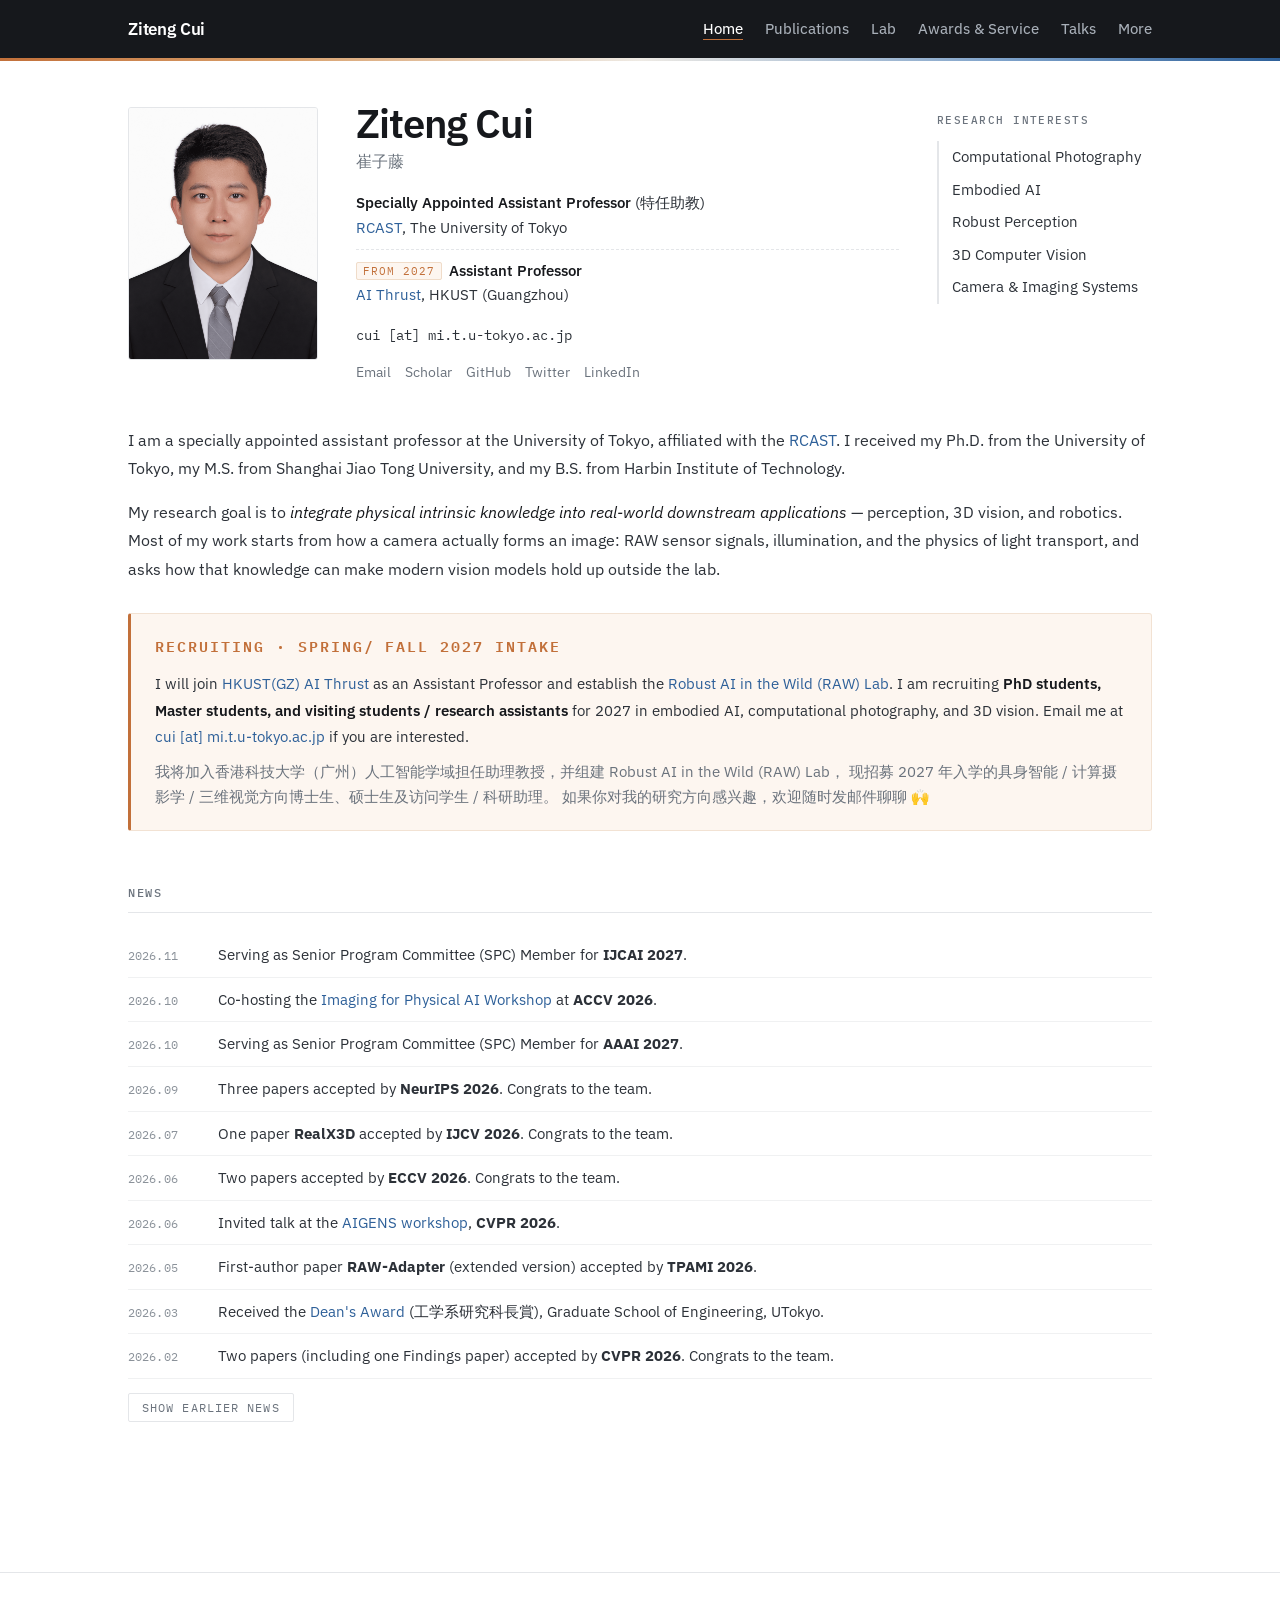
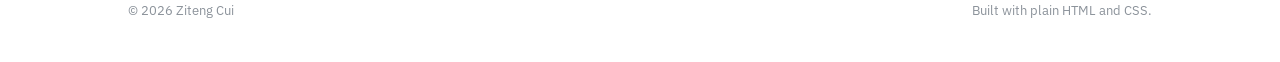
<file: index.html>
<!DOCTYPE html>
<html lang="en">
<head>
<meta charset="utf-8">
<meta name="viewport" content="width=device-width, initial-scale=1">
<title>Ziteng Cui</title>
<meta name="description" content="Ziteng Cui — Computational Photography, Physical AI, and 3D Computer Vision. Incoming Assistant Professor at HKUST(GZ).">
<meta name="author" content="Ziteng Cui">
<link rel="icon" href="data:image/svg+xml,<svg xmlns=%22http://www.w3.org/2000/svg%22 viewBox=%220 0 100 100%22><text y=%22.9em%22 font-size=%2290%22>📷</text></svg>">
<link rel="preconnect" href="https://fonts.googleapis.com">
<link rel="preconnect" href="https://fonts.gstatic.com" crossorigin>
<link href="https://fonts.googleapis.com/css2?family=IBM+Plex+Mono:wght@400;500&family=IBM+Plex+Sans:wght@400;450;500;600&display=swap" rel="stylesheet">
<link rel="stylesheet" href="style.css">
</head>
<body>

<nav class="nav">
  <div class="nav-inner">
    <a class="nav-name" href="index.html">Ziteng Cui</a>
    <ul class="nav-links">
      <li><a href="index.html" aria-current="page">Home</a></li>
      <li><a href="publications.html">Publications</a></li>
      <li><a href="lab.html">Lab</a></li>
      <li><a href="awards.html">Awards &amp; Service</a></li>
      <li><a href="talks.html">Talks</a></li>
      <li><a href="more.html">More</a></li>
    </ul>
  </div>
</nav>
<div class="wb-strip"></div>

<main>
<div class="wrap">

  <!-- ============ Identity ============ -->
  <section class="hero">
    <div>
      <img class="hero-photo" src="images/Photo_new.png" alt="Ziteng Cui">
    </div>

    <div>
      <h1 class="hero-name">Ziteng Cui</h1>
      <p class="hero-name-cn">崔子藤</p>

      <ul class="affil">
        <li><span class="role">Specially Appointed Assistant Professor</span> (特任助教)</li>
        <li><a href="https://www.rcast.u-tokyo.ac.jp/en/">RCAST</a>, The University of Tokyo</li>
        <li class="incoming">
          <span class="tag">From 2027</span><span class="role">Assistant Professor</span><br>
          <a href="https://www.hkust-gz.edu.cn/academics/hubs-and-thrust-areas/information-hub/artificial-intelligence/">AI Thrust</a>, HKUST (Guangzhou)
        </li>
      </ul>

      <p class="mail">cui [at] mi.t.u-tokyo.ac.jp</p>

      <div class="social">
        <a href="mailto:cui@mi.t.u-tokyo.ac.jp">Email</a>
        <a href="https://scholar.google.co.id/citations?user=niXIRXgAAAAJ&amp;hl=id">Scholar</a>
        <a href="https://github.com/cuiziteng/">GitHub</a>
        <a href="https://twitter.com/Empire_Xiao_Yan">Twitter</a>
        <a href="https://www.linkedin.com/in/ziteng-cui-08782310a/">LinkedIn</a>
      </div>
    </div>

    <div class="hero-interests">
      <p class="interests-title">Research Interests</p>
      <ul class="interests">
        <li>Computational Photography</li>
        <li>Embodied AI</li>
        <li>Robust Perception</li>
        <li>3D Computer Vision</li>
        <li>Camera &amp; Imaging Systems</li>
      </ul>
    </div>
  </section>

  <!-- ============ Bio ============ -->
  <section class="bio prose">
    <p>
      I am a specially appointed assistant professor at the University of Tokyo, affiliated with the
      <a href="https://www.rcast.u-tokyo.ac.jp/en/">RCAST</a>. I received my Ph.D. from the University of Tokyo,
      my M.S. from Shanghai Jiao Tong University, and my B.S. from Harbin Institute of Technology.
    </p>
    <p>
      My research goal is to <em>integrate physical intrinsic knowledge into real-world downstream
      applications</em> — perception, 3D vision, and robotics. Most of my work starts from how a camera
      actually forms an image: RAW sensor signals, illumination, and the physics of light transport,
      and asks how that knowledge can make modern vision models hold up outside the lab.
    </p>

    <div class="callout">
      <p class="callout-label">Recruiting · Spring/ Fall 2027 Intake</p>
      <p>
        I will join <a href="https://www.hkust-gz.edu.cn/academics/hubs-and-thrust-areas/information-hub/artificial-intelligence/">HKUST(GZ) AI Thrust</a>
        as an Assistant Professor and establish the <a href="lab.html">Robust AI in the Wild (RAW) Lab</a>.
        I am recruiting <strong>PhD students, Master students, and visiting students / research assistants</strong>
        for 2027 in embodied AI, computational photography, and 3D vision.
        Email me at <a href="mailto:cui@mi.t.u-tokyo.ac.jp">cui [at] mi.t.u-tokyo.ac.jp</a> if you are interested.
      </p>
      <p class="cn">
        我将加入香港科技大学（广州）人工智能学域担任助理教授，并组建 Robust AI in the Wild (RAW) Lab，
        现招募 2027 年入学的具身智能 / 计算摄影学 / 三维视觉方向博士生、硕士生及访问学生 / 科研助理。
        如果你对我的研究方向感兴趣，欢迎随时发邮件聊聊 🙌
      </p>
    </div>
  </section>

  <!-- ============ News ============ -->
  <section>
    <h2 class="sec-head">News</h2>

    <ul class="news" id="newsList">
      <li><time>2026.11</time><span>Serving as Senior Program Committee (SPC) Member for <strong>IJCAI 2027</strong>.</span></li>
      <li><time>2026.10</time><span>Co-hosting the <a href="https://mv-lab.github.io/pimaging/">Imaging for Physical AI Workshop</a> at <strong>ACCV 2026</strong>.</span></li>
      <li><time>2026.10</time><span>Serving as Senior Program Committee (SPC) Member for <strong>AAAI 2027</strong>.</span></li>
      <li><time>2026.09</time><span>Three papers accepted by <strong>NeurIPS 2026</strong>. Congrats to the team.</span></li>
      <li><time>2026.07</time><span>One paper <strong>RealX3D</strong> accepted by <strong>IJCV 2026</strong>. Congrats to the team.</span></li>
      <li><time>2026.06</time><span>Two papers accepted by <strong>ECCV 2026</strong>. Congrats to the team.</span></li>
      <li><time>2026.06</time><span>Invited talk at the <a href="https://ai4streaming-workshop.github.io/">AIGENS workshop</a>, <strong>CVPR 2026</strong>.</span></li>
      <li><time>2026.05</time><span>First-author paper <strong>RAW-Adapter</strong> (extended version) accepted by <strong>TPAMI 2026</strong>.</span></li>
      <li><time>2026.03</time><span>Received the <a href="https://www.t.u-tokyo.ac.jp/hubfs/topics/2026/0406/001/2025%E5%B9%B4%E5%BA%A6%E5%AD%A6%E7%94%9F%E8%A1%A8%E5%BD%B0%E3%83%AA%E3%82%B9%E3%83%88.pdf">Dean's Award</a> (工学系研究科長賞), Graduate School of Engineering, UTokyo.</span></li>
      <li><time>2026.02</time><span>Two papers (including one Findings paper) accepted by <strong>CVPR 2026</strong>. Congrats to the team.</span></li>

      <li class="hidden-item"><time>2026.02</time><span>Co-hosting the <a href="https://i2wm.github.io/3DRR_2026/">3D Restoration and Reconstruction (3DRR) Challenge</a> and the <a href="https://www.codabench.org/competitions/13553/#/pages-tab">Efficient Super-Resolution Challenge</a> at the CVPR NTIRE workshop.</span></li>
      <li class="hidden-item"><time>2025.11</time><span>One paper <strong>LHSI</strong> accepted by <strong>WACV 2026</strong>. Congrats to the team.</span></li>
      <li class="hidden-item"><time>2025.09</time><span>Two papers <strong>Dr. RAW</strong> and <strong>I<sup>2</sup>-NeRF</strong> accepted by <strong>NeurIPS 2025</strong>. Congrats to the team.</span></li>
      <li class="hidden-item"><time>2025.09</time><span>Selected for the <a href="https://bmvc2025.bmva.org/calls/doctoral-consortium/">Doctoral Consortium</a> at <strong>BMVC 2025</strong>, and invited talk at the <a href="https://supercamerai.github.io/">Smart Camera workshop</a>.</span></li>
      <li class="hidden-item"><time>2025.08</time><span>One paper <strong>AR-Talk</strong> accepted by <strong>SIGGRAPH Asia 2025</strong>. Congrats to the team.</span></li>
      <li class="hidden-item"><time>2025.06</time><span>Successfully defended my Ph.D. dissertation — <strong>Dr. Cui</strong> now.</span></li>
      <li class="hidden-item"><time>2025.04</time><span>Selected for the <a href="https://cvpr.thecvf.com/Conferences/2025/CallForDoctoralConsortium">Doctoral Consortium</a> at <strong>CVPR 2025</strong>.</span></li>
      <li class="hidden-item"><time>2025.02</time><span>First-author paper <strong>Luminance-GS</strong> accepted by <strong>CVPR 2025</strong>.</span></li>
      <li class="hidden-item"><time>2024.08</time><span>First-author paper <strong>IAC</strong> accepted by <strong>BMVC 2024</strong>.</span></li>
      <li class="hidden-item"><time>2024.07</time><span>First-author paper <strong>RAW-Adapter</strong> accepted by <strong>ECCV 2024</strong>.</span></li>
      <li class="hidden-item"><time>2023.12</time><span>First-author paper <strong>Aleth-NeRF</strong> accepted by <strong>AAAI 2024</strong>.</span></li>
    </ul>

    <button class="more-btn" id="newsToggle" aria-expanded="false" aria-controls="newsList">Show earlier news</button>
  </section>

</div>
</main>

<footer>
  <div class="wrap">
    <span>© 2026 Ziteng Cui</span>
    <span>Built with plain HTML and CSS.</span>
  </div>
</footer>

<script>
(function () {
  var btn = document.getElementById('newsToggle');
  var list = document.getElementById('newsList');
  if (!btn || !list) return;
  btn.addEventListener('click', function () {
    var open = list.classList.toggle('expanded');
    btn.setAttribute('aria-expanded', open ? 'true' : 'false');
    btn.textContent = open ? 'Show less' : 'Show earlier news';
  });
})();
</script>

</body>
</html>
</file>
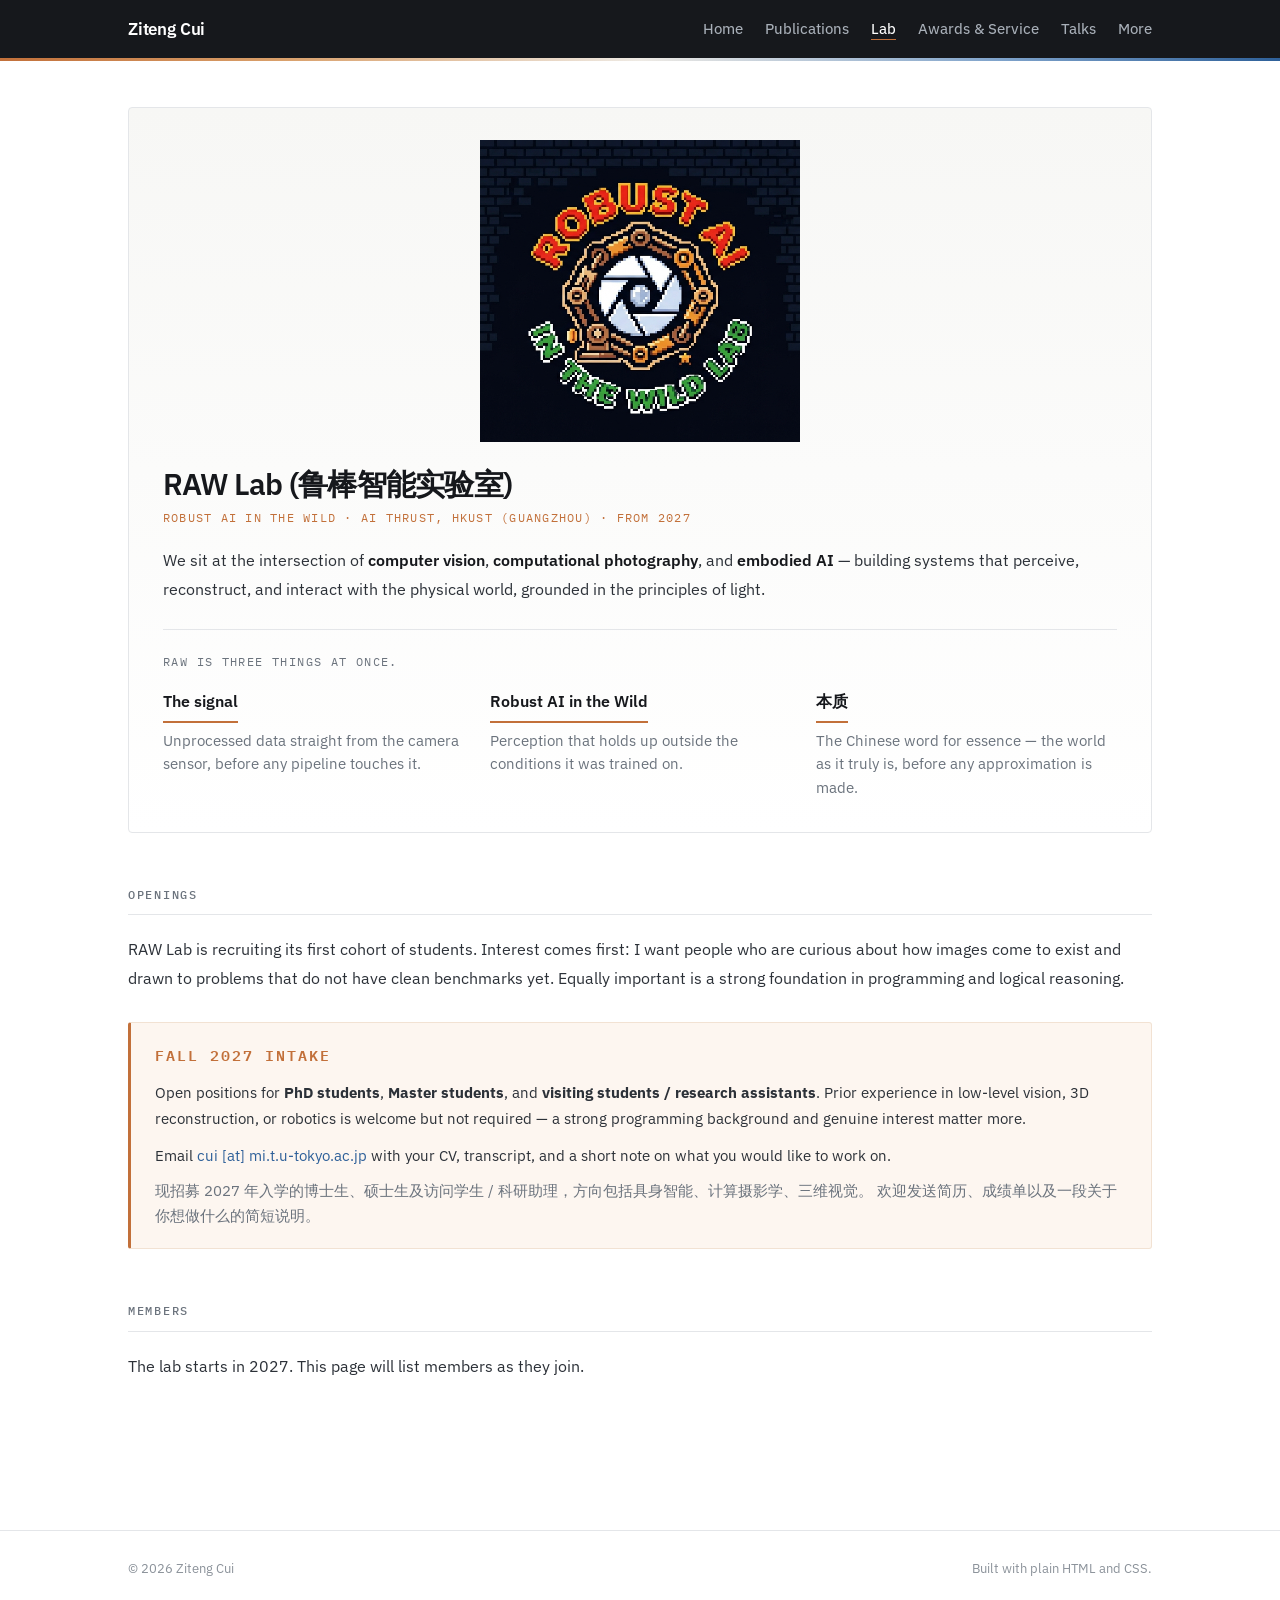
<file: raw-lab/index.html>
<!DOCTYPE html>
<html lang="en">
<head>
<meta charset="utf-8">
<title>RAW Lab — Redirecting…</title>
<link rel="canonical" href="https://cuiziteng.github.io/lab.html">
<meta http-equiv="refresh" content="0; url=../lab.html">
<script>location.replace("../lab.html" + location.hash);</script>
</head>
<body>
<p>RAW Lab has moved to <a href="../lab.html">cuiziteng.github.io/lab.html</a>.</p>
</body>
</html>
</file>
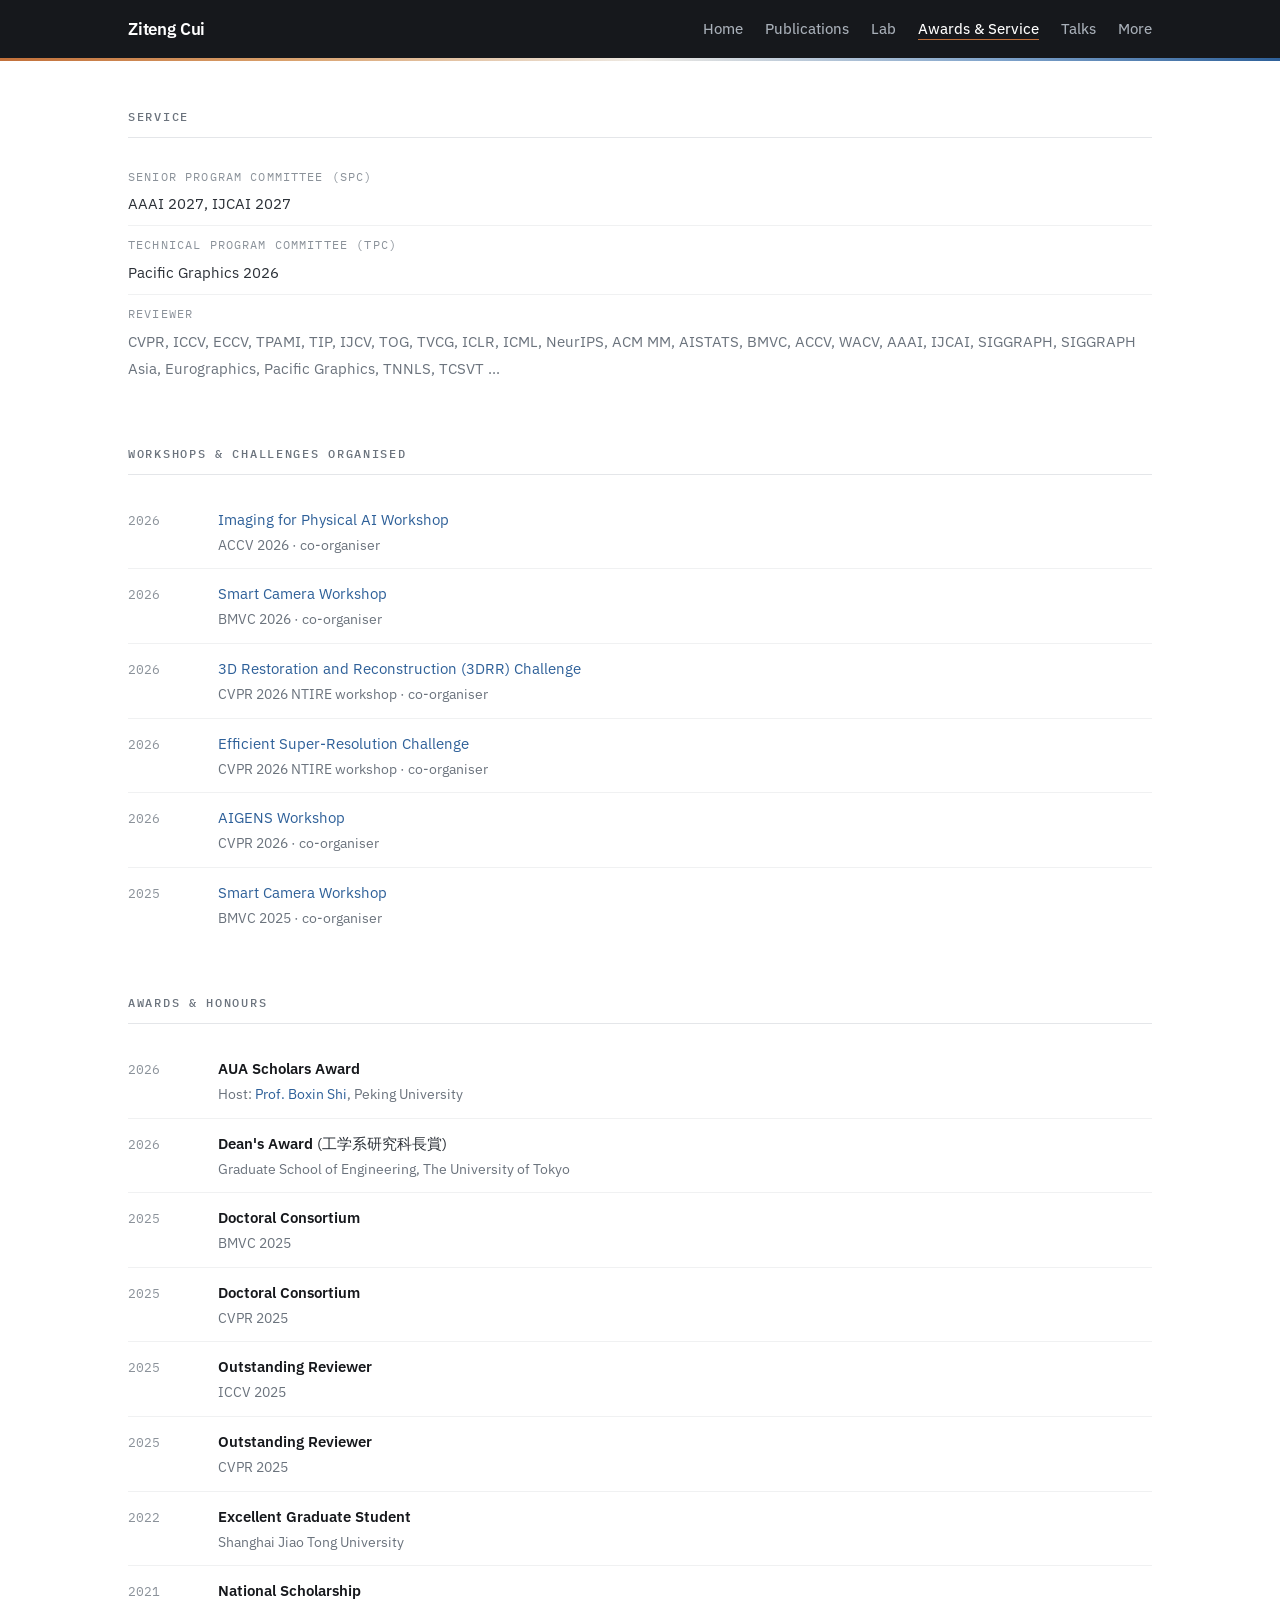
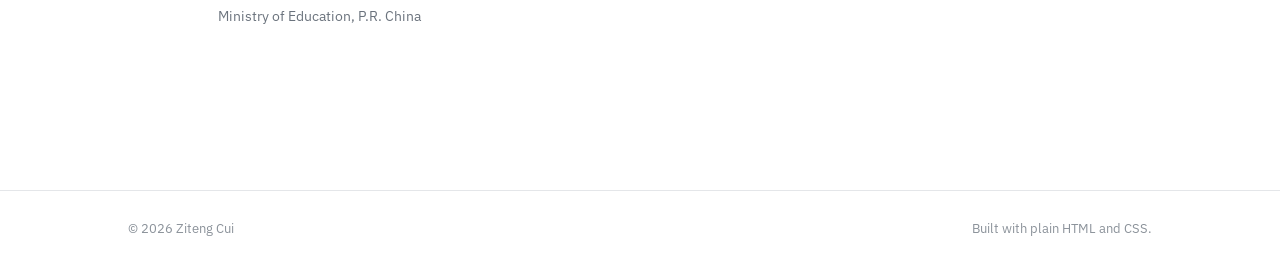
<file: awards.html>
<!DOCTYPE html>
<html lang="en">
<head>
<meta charset="utf-8">
<meta name="viewport" content="width=device-width, initial-scale=1">
<title>Service &amp;Awards  — Ziteng Cui</title>
<meta name="description" content="Awards, honours, and academic service of Ziteng Cui.">
<link rel="icon" href="data:image/svg+xml,<svg xmlns=%22http://www.w3.org/2000/svg%22 viewBox=%220 0 100 100%22><text y=%22.9em%22 font-size=%2290%22>🤖</text></svg>">
<link rel="preconnect" href="https://fonts.googleapis.com">
<link rel="preconnect" href="https://fonts.gstatic.com" crossorigin>
<link href="https://fonts.googleapis.com/css2?family=IBM+Plex+Mono:wght@400;500&family=IBM+Plex+Sans:wght@400;450;500;600&display=swap" rel="stylesheet">
<link rel="stylesheet" href="style.css">
</head>
<body>

<nav class="nav">
  <div class="nav-inner">
    <a class="nav-name" href="index.html">Ziteng Cui</a>
    <ul class="nav-links">
      <li><a href="index.html">Home</a></li>
      <li><a href="publications.html">Publications</a></li>
      <li><a href="lab.html">Lab</a></li>
      <li><a href="awards.html" aria-current="page">Awards &amp; Service</a></li>
      <li><a href="talks.html">Talks</a></li>
      <li><a href="more.html">More</a></li>
    </ul>
  </div>
</nav>
<div class="wb-strip"></div>

<main>
<div class="wrap">

<section>
    <h2 class="sec-head">Service</h2>
    <ul class="plain-list">
      <li>
        <span class="label">Senior Program Committee (SPC)</span>
        AAAI 2027, IJCAI 2027
      </li>
      <li>
        <span class="label">Technical Program Committee (TPC)</span>
        Pacific Graphics 2026
      </li>
      <li>
        <span class="label">Reviewer</span>
        <span class="reviewer-list">
          CVPR, ICCV, ECCV, TPAMI, TIP, IJCV, TOG, TVCG, ICLR, ICML, NeurIPS, ACM MM, AISTATS,
          BMVC, ACCV, WACV, AAAI, IJCAI, SIGGRAPH, SIGGRAPH Asia, Eurographics, Pacific Graphics,
          TNNLS, TCSVT ...
        </span>
      </li>
    </ul>
  </section>
  
 <section>
    <h2 class="sec-head">Workshops &amp; Challenges Organised</h2>
    <ul class="entries">
      <li>
        <span class="yr">2026</span>
        <span class="what"><a href="https://mv-lab.github.io/pimaging/">Imaging for Physical AI Workshop</a>
          <span class="where">ACCV 2026 · co-organiser</span>
        </span>
      </li>
      <li>
        <span class="yr">2026</span>
        <span class="what"><a href="https://supercamerai.github.io/">Smart Camera Workshop</a>
          <span class="where">BMVC 2026 · co-organiser</span>
        </span>
      </li>
      <li>
        <span class="yr">2026</span>
        <span class="what"><a href="https://i2wm.github.io/3DRR_2026/">3D Restoration and Reconstruction (3DRR) Challenge</a>
          <span class="where">CVPR 2026 NTIRE workshop · co-organiser</span>
        </span>
      </li>
      <li>
        <span class="yr">2026</span>
        <span class="what"><a href="https://www.codabench.org/competitions/13553/#/pages-tab">Efficient Super-Resolution Challenge</a>
          <span class="where">CVPR 2026 NTIRE workshop · co-organiser</span>
        </span>
      </li>
      <li>
        <span class="yr">2026</span>
        <span class="what"><a href="https://ai4streaming-workshop.github.io/">AIGENS Workshop</a>
          <span class="where">CVPR 2026 · co-organiser</span>
        </span>
      </li>
      <li>
        <span class="yr">2025</span>
        <span class="what"><a href="https://supercamerai.github.io/">Smart Camera Workshop</a>
          <span class="where">BMVC 2025 · co-organiser</span>
        </span>
      </li>
    </ul>
  </section>
  
  <section>
    <h2 class="sec-head">Awards &amp; Honours</h2>
    <ul class="entries">
      <li>
        <span class="yr">2026</span>
        <span class="what"><strong>AUA Scholars Award</strong>
          <span class="where">Host: <a href="https://camera.pku.edu.cn/">Prof. Boxin Shi</a>, Peking University</span>
        </span>
      </li>
      <li>
        <span class="yr">2026</span>
        <span class="what"><strong>Dean's Award</strong> (工学系研究科長賞)
          <span class="where">Graduate School of Engineering, The University of Tokyo</span>
        </span>
      </li>
      <li>
        <span class="yr">2025</span>
        <span class="what"><strong>Doctoral Consortium</strong>
          <span class="where">BMVC 2025</span>
        </span>
      </li>
      <li>
        <span class="yr">2025</span>
        <span class="what"><strong>Doctoral Consortium</strong>
          <span class="where">CVPR 2025</span>
        </span>
      </li>
      <li>
        <span class="yr">2025</span>
        <span class="what"><strong>Outstanding Reviewer</strong>
          <span class="where">ICCV 2025</span>
        </span>
      </li>
      <li>
        <span class="yr">2025</span>
        <span class="what"><strong>Outstanding Reviewer</strong>
          <span class="where">CVPR 2025</span>
        </span>
      </li>
      <li>
        <span class="yr">2022</span>
        <span class="what"><strong>Excellent Graduate Student</strong>
          <span class="where">Shanghai Jiao Tong University</span>
        </span>
      </li>
      <li>
        <span class="yr">2021</span>
        <span class="what"><strong>National Scholarship</strong>
          <span class="where">Ministry of Education, P.R. China</span>
        </span>
      </li>
    </ul>
  </section>

</div>
</main>

<footer>
  <div class="wrap">
    <span>© 2026 Ziteng Cui</span>
    <span>Built with plain HTML and CSS.</span>
  </div>
</footer>

</body>
</html>
</file>
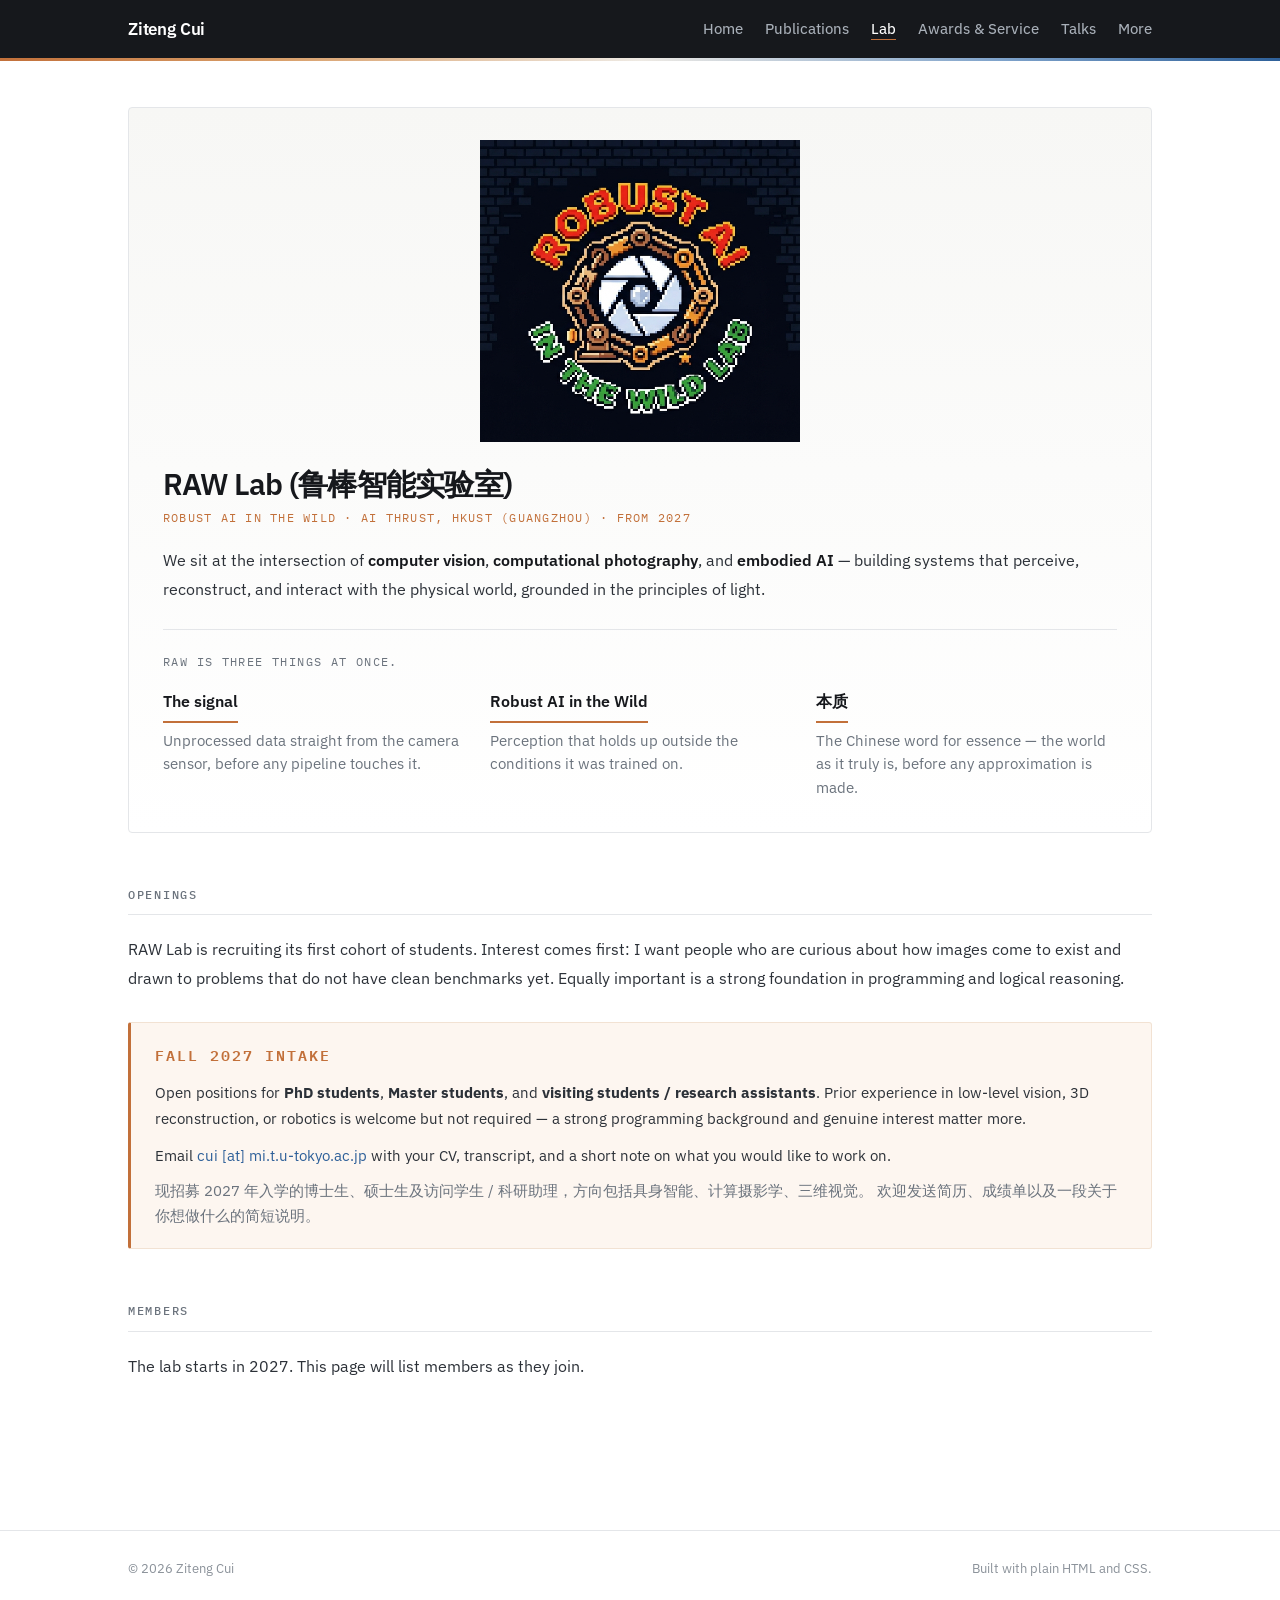
<file: lab.html>
<!DOCTYPE html>
<html lang="en">
<head>
<meta charset="utf-8">
<meta name="viewport" content="width=device-width, initial-scale=1">
<title>RAW Lab — Ziteng Cui</title>
<meta name="description" content="Robust AI in the Wild (RAW) Lab at HKUST(GZ), led by Ziteng Cui. Recruiting PhD, Master, and visiting students for 2027.">
<link rel="icon" type="image/png" href="raw-lab/raw-lab-logo.png">
<link rel="preconnect" href="https://fonts.googleapis.com">
<link rel="preconnect" href="https://fonts.gstatic.com" crossorigin>
<link href="https://fonts.googleapis.com/css2?family=IBM+Plex+Mono:wght@400;500&family=IBM+Plex+Sans:wght@400;450;500;600&display=swap" rel="stylesheet">
<link rel="stylesheet" href="style.css">
</head>
<body>

<nav class="nav">
  <div class="nav-inner">
    <a class="nav-name" href="index.html">Ziteng Cui</a>
    <ul class="nav-links">
      <li><a href="index.html">Home</a></li>
      <li><a href="publications.html">Publications</a></li>
      <li><a href="lab.html" aria-current="page">Lab</a></li>
      <li><a href="awards.html">Awards &amp; Service</a></li>
      <li><a href="talks.html">Talks</a></li>
      <li><a href="more.html">More</a></li>
    </ul>
  </div>
</nav>
<div class="wb-strip"></div>

<main>
<div class="wrap">

  <section>
    <div class="lab-hero">
      <img src="raw-lab/raw-lab-logo.png"
           alt="RAW Lab logo — pixel art of a mechanical camera iris"
           class="lab-logo">
      <h1 class="lab-name">RAW Lab (鲁棒智能实验室)</h1>
      <p class="lab-sub">Robust AI in the Wild · AI Thrust, HKUST (Guangzhou) · from 2027</p>
      <div class="prose">
        <p>
          We sit at the intersection of <strong>computer vision</strong>,
          <strong>computational photography</strong>, and <strong>embodied AI</strong> — building
          systems that perceive, reconstruct, and interact with the physical world, grounded in the
          principles of light.
        </p>
      </div>

      <div class="triptych">
        <p class="triptych-lead">RAW is three things at once.</p>
        <dl>
          <div>
            <dt>The signal</dt>
            <dd>Unprocessed data straight from the camera sensor, before any pipeline touches it.</dd>
          </div>
          <div>
            <dt>Robust AI in the Wild</dt>
            <dd>Perception that holds up outside the conditions it was trained on.</dd>
          </div>
          <div>
            <dt>本质</dt>
            <dd>The Chinese word for essence — the world as it truly is, before any approximation is made.</dd>
          </div>
        </dl>
      </div>
    </div>
  </section>

  <!-- <section>
    <h2 class="sec-head">Research Directions <span class="count">including but not limited to</span></h2>
    <div class="topics">

      <div class="topic">
        <h3>Physics-Aware 3D Neural Representations</h3>
        <p>
          Physics-grounded neural representations for 3D reconstruction, rendering, and synthesis —
          closing the loop between vision and graphics.
        </p>
        <p class="kw">Radiance Fields · 3D Gaussian Splatting · Inverse Rendering · Digital Twins</p>
      </div>

      <div class="topic">
        <h3>Robust Computer Vision</h3>
        <p>
          Visual perception that holds up when the world gets hard — across illumination, weather,
          and the full range of conditions cameras encounter in the wild.
        </p>
        <p class="kw">Low-level Vision · ISP · Computational Photography</p>
      </div>

      <div class="topic">
        <h3>Embodied Perception</h3>
        <p>
          Designing vision systems from the ground up for agents that act in the physical world —
          where sensing, physics, and decision-making are co-designed as one.
        </p>
        <p class="kw">Embodied AI · Hardware Co-design · Robustness</p>
      </div>

      <div class="topic">
        <h3>Physics-Guided World Models</h3>
        <p>
          Bringing physical laws into the generative process — where synthesis is not mere appearance
          but a consequence of how light and matter interact.
        </p>
        <p class="kw">Simulation · Data Engines · World Models</p>
      </div>

      <div class="topic">
        <h3>Inverse Problems in Vision</h3>
        <p>
          The world leaves traces in images — we invert that process, recovering the hidden physical
          causes behind what cameras observe.
        </p>
        <p class="kw">Inverse Problems · Scene Understanding · Remote Sensing</p>
      </div>

      <div class="topic">
        <h3>Evaluation Beyond Clean Data</h3>
        <p>
          Rethinking how we measure progress — benchmarks grounded in real sensor physics, where
          degradation is not noise to be removed but reality to be understood.
        </p>
        <p class="kw">Benchmarks · 3D Reconstruction</p>
      </div>

    </div>
  </section> -->

  <section>
    <h2 class="sec-head">Openings</h2>
    <div class="prose">
      <p>
        RAW Lab is recruiting its first cohort of students. Interest comes first: 
        I want people who are curious about how images come to exist and drawn to problems that do not have clean benchmarks yet. 
        Equally important is a strong foundation in programming and logical reasoning.
      </p>
    </div>

    <div class="callout">
      <p class="callout-label">Fall 2027 Intake</p>
      <p>
        Open positions for <strong>PhD students</strong>, <strong>Master students</strong>, and
        <strong>visiting students / research assistants</strong>. Prior experience in low-level vision,
        3D reconstruction, or robotics is welcome but not required — a strong programming background
        and genuine interest matter more.
      </p>
      <p>
        Email <a href="mailto:cui@mi.t.u-tokyo.ac.jp">cui [at] mi.t.u-tokyo.ac.jp</a> with your CV,
        transcript, and a short note on what you would like to work on.
      </p>
      <p class="cn">
        现招募 2027 年入学的博士生、硕士生及访问学生 / 科研助理，方向包括具身智能、计算摄影学、三维视觉。
        欢迎发送简历、成绩单以及一段关于你想做什么的简短说明。
      </p>
    </div>
  </section>

  <section>
    <h2 class="sec-head">Members</h2>
    <div class="prose">
      <p>
        The lab starts in 2027. This page will list members as they join.
      </p>
    </div>
  </section>

</div>
</main>

<footer>
  <div class="wrap">
    <span>© 2026 Ziteng Cui</span>
    <span>Built with plain HTML and CSS.</span>
  </div>
</footer>

</body>
</html>
</file>
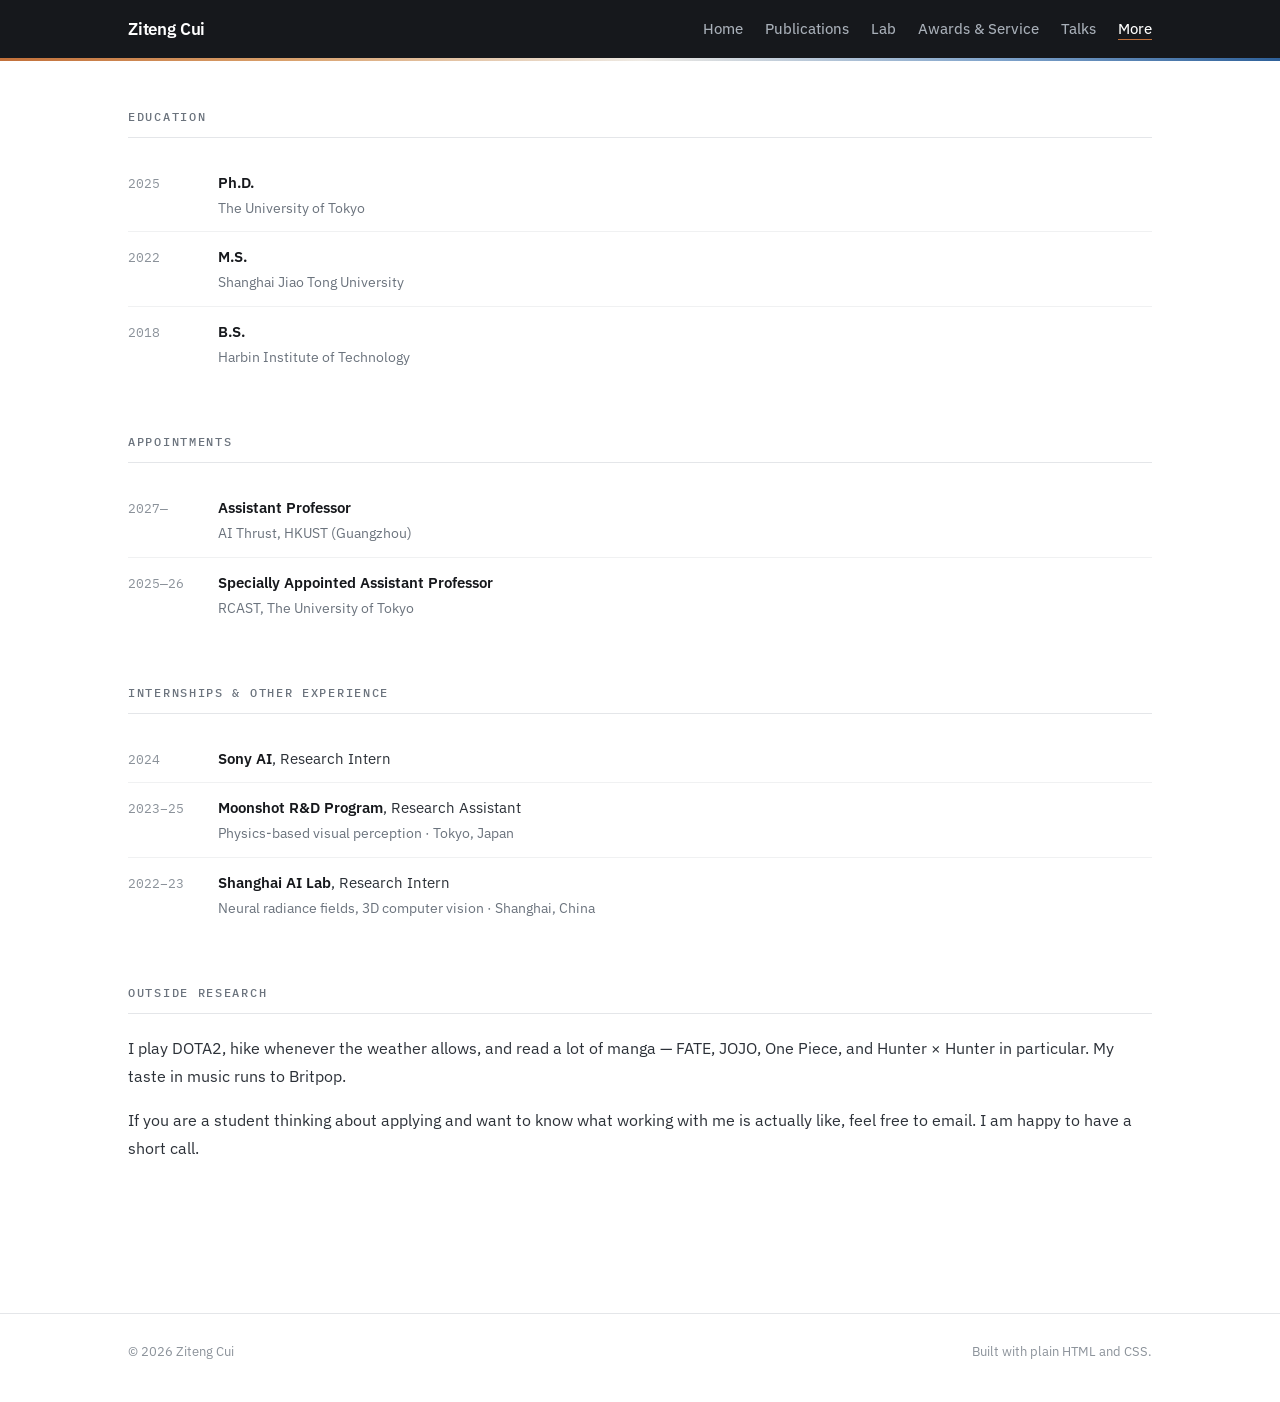
<file: more.html>
<!DOCTYPE html>
<html lang="en">
<head>
<meta charset="utf-8">
<meta name="viewport" content="width=device-width, initial-scale=1">
<title>More — Ziteng Cui</title>
<meta name="description" content="Education, background, and personal interests of Ziteng Cui.">
<link rel="icon" href="data:image/svg+xml,<svg xmlns=%22http://www.w3.org/2000/svg%22 viewBox=%220 0 100 100%22><text y=%22.9em%22 font-size=%2290%22>🤖</text></svg>">
<link rel="preconnect" href="https://fonts.googleapis.com">
<link rel="preconnect" href="https://fonts.gstatic.com" crossorigin>
<link href="https://fonts.googleapis.com/css2?family=IBM+Plex+Mono:wght@400;500&family=IBM+Plex+Sans:wght@400;450;500;600&display=swap" rel="stylesheet">
<link rel="stylesheet" href="style.css">
</head>
<body>

<nav class="nav">
  <div class="nav-inner">
    <a class="nav-name" href="index.html">Ziteng Cui</a>
    <ul class="nav-links">
      <li><a href="index.html">Home</a></li>
      <li><a href="publications.html">Publications</a></li>
      <li><a href="lab.html">Lab</a></li>
      <li><a href="awards.html">Awards &amp; Service</a></li>
      <li><a href="talks.html">Talks</a></li>
      <li><a href="more.html" aria-current="page">More</a></li>
    </ul>
  </div>
</nav>
<div class="wb-strip"></div>

<main>
<div class="wrap">

  <section>
    <h2 class="sec-head">Education</h2>
    <ul class="entries">
      <li>
        <span class="yr">2025</span>
        <span class="what"><strong>Ph.D.</strong>
          <span class="where">The University of Tokyo</span>
        </span>
      </li>
      <li>
        <span class="yr">2022</span>
        <span class="what"><strong>M.S.</strong>
          <span class="where">Shanghai Jiao Tong University</span>
        </span>
      </li>
      <li>
        <span class="yr">2018</span>
        <span class="what"><strong>B.S.</strong>
          <span class="where">Harbin Institute of Technology</span>
        </span>
      </li>
    </ul>
  </section>

    <section>
    <h2 class="sec-head">Appointments</h2>
    <ul class="entries">
      <li>
        <span class="yr">2027—</span>
        <span class="what"><strong>Assistant Professor</strong>
          <span class="where">AI Thrust, HKUST (Guangzhou)</span>
        </span>
      </li>
      <li>
        <span class="yr">2025—26</span>
        <span class="what"><strong>Specially Appointed Assistant Professor</strong>
          <span class="where">RCAST, The University of Tokyo</span>
        </span>
      </li>
    </ul>
  </section>

  <section>
    <h2 class="sec-head">Internships &amp; Other Experience</h2>
    <ul class="entries">
      <li>
        <span class="yr">2024</span>
        <span class="what"><strong>Sony AI</strong>, Research Intern 
        </span>
      </li>
      <li>
        <span class="yr">2023–25</span>
        <span class="what"><strong>Moonshot R&amp;D Program</strong>, Research Assistant 
          <span class="where">Physics-based visual perception · Tokyo, Japan</span>
        </span>
      </li>
      <li>
        <span class="yr">2022–23</span>
        <span class="what"><strong>Shanghai AI Lab</strong>, Research Intern 
          <span class="where">Neural radiance fields, 3D computer vision · Shanghai, China</span>
        </span>
      </li>
    </ul>
  </section>

  <section>
    <h2 class="sec-head">Outside Research</h2>
    <div class="prose">
      <p>
        I play DOTA2, hike whenever the weather allows, and read a lot of manga —
        FATE, JOJO, One Piece, and Hunter × Hunter in particular. My taste in music
        runs to Britpop.
      </p>
      <p>
        If you are a student thinking about applying and want to know what working with
        me is actually like, feel free to email. I am happy to have a short call.
      </p>
    </div>
  </section>

  <!-- <section>
    <h2 class="sec-head">Colophon</h2>
    <div class="prose">
      <p>
        Hand-written HTML and CSS, no build step, hosted on GitHub Pages.
        Type is set in IBM Plex Sans and IBM Plex Mono. The strip under the navigation
        runs from tungsten to daylight — the two illuminants at the centre of my work on
        white balance.
      </p>
      <p>
        The previous version of this site was based on
        <a href="https://github.com/jonbarron/jonbarron_website">Jon Barron's template</a>.
      </p>
    </div>
  </section> -->

</div>
</main>

<footer>
  <div class="wrap">
    <span>© 2026 Ziteng Cui</span>
    <span>Built with plain HTML and CSS.</span>
  </div>
</footer>

</body>
</html>
</file>
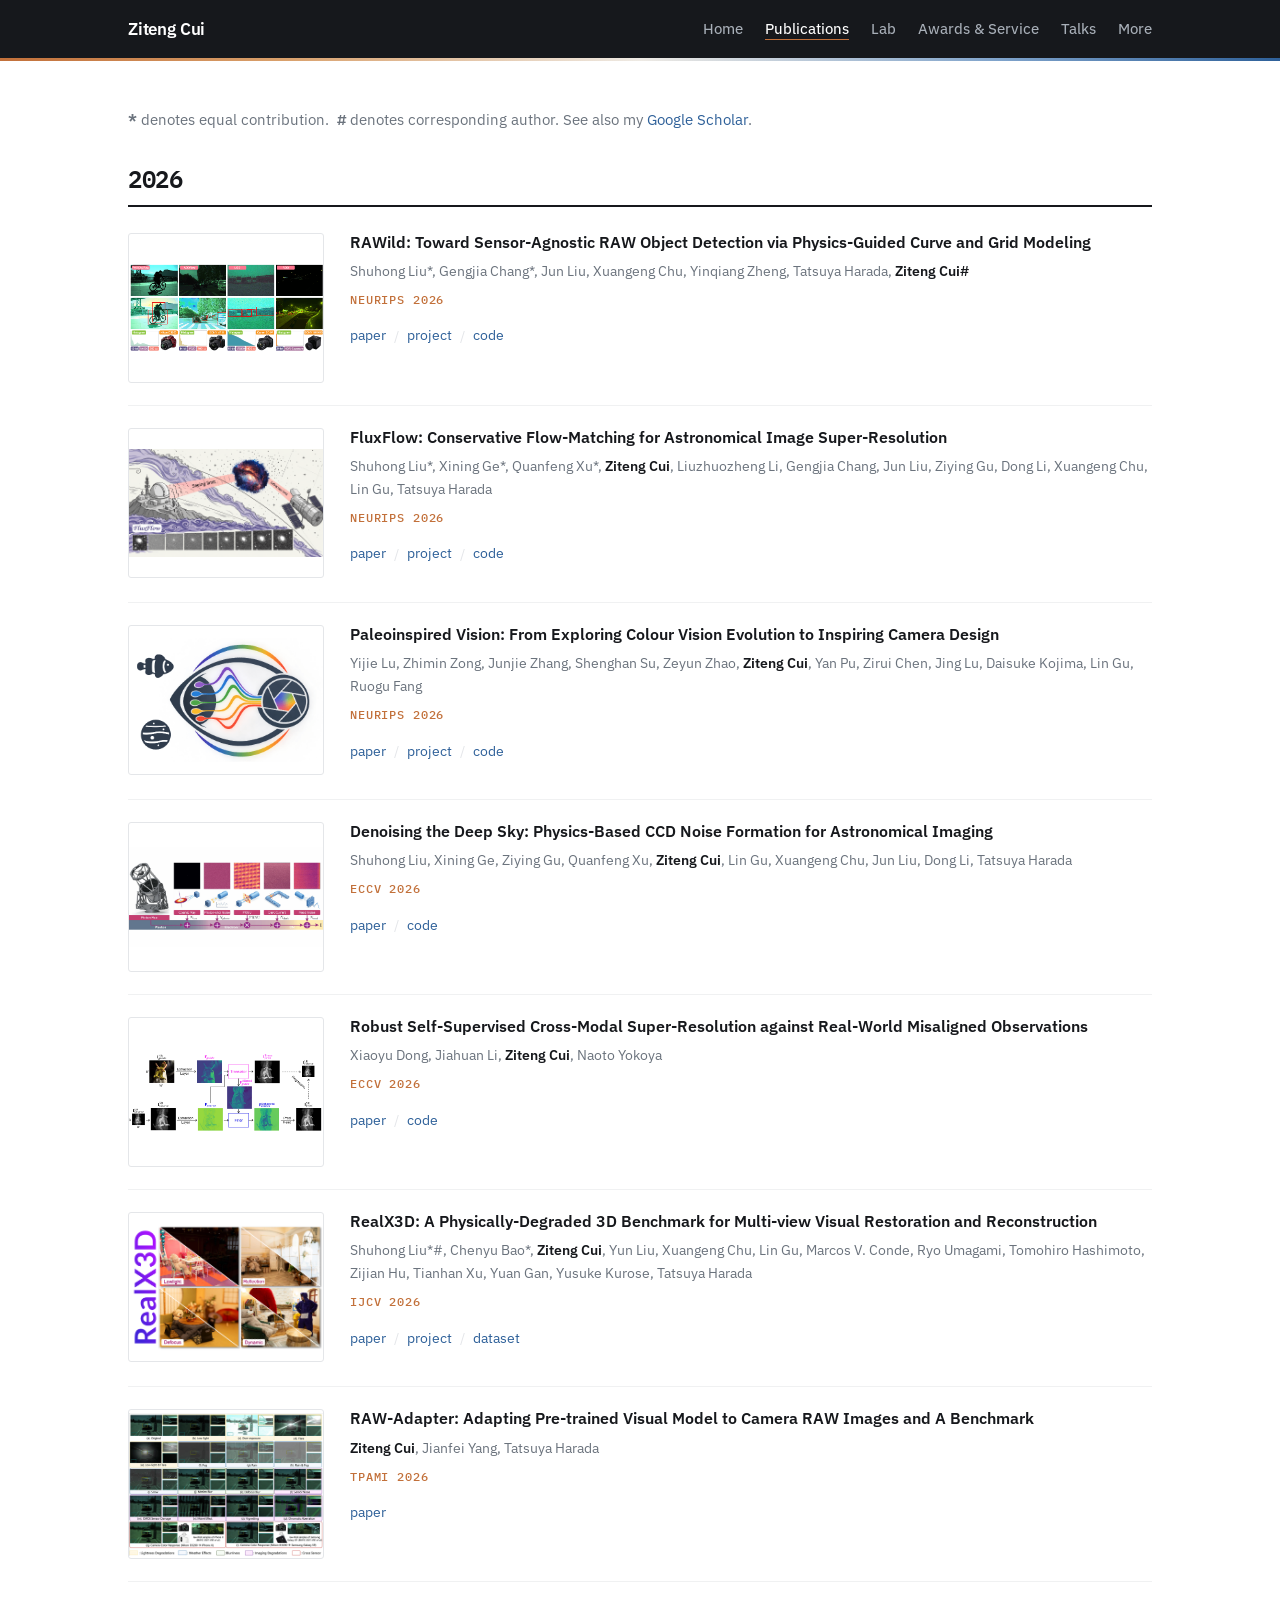
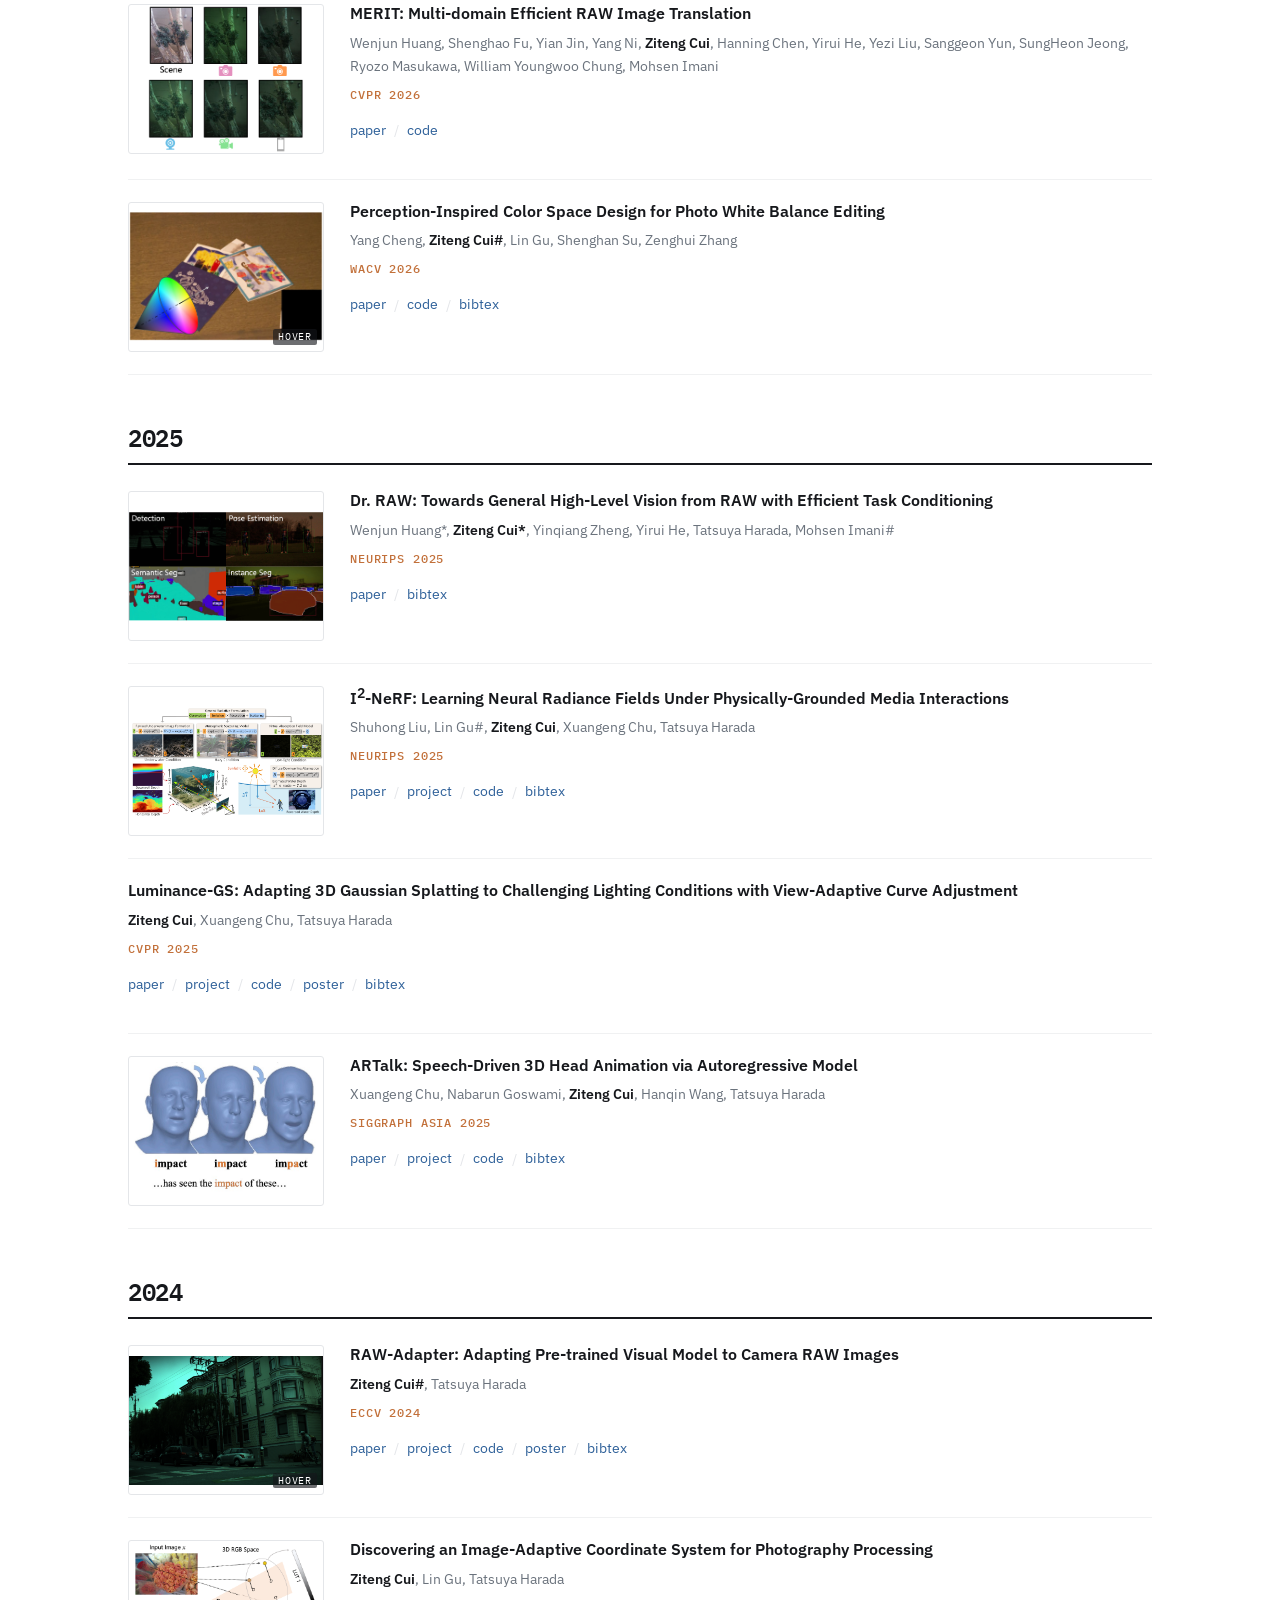
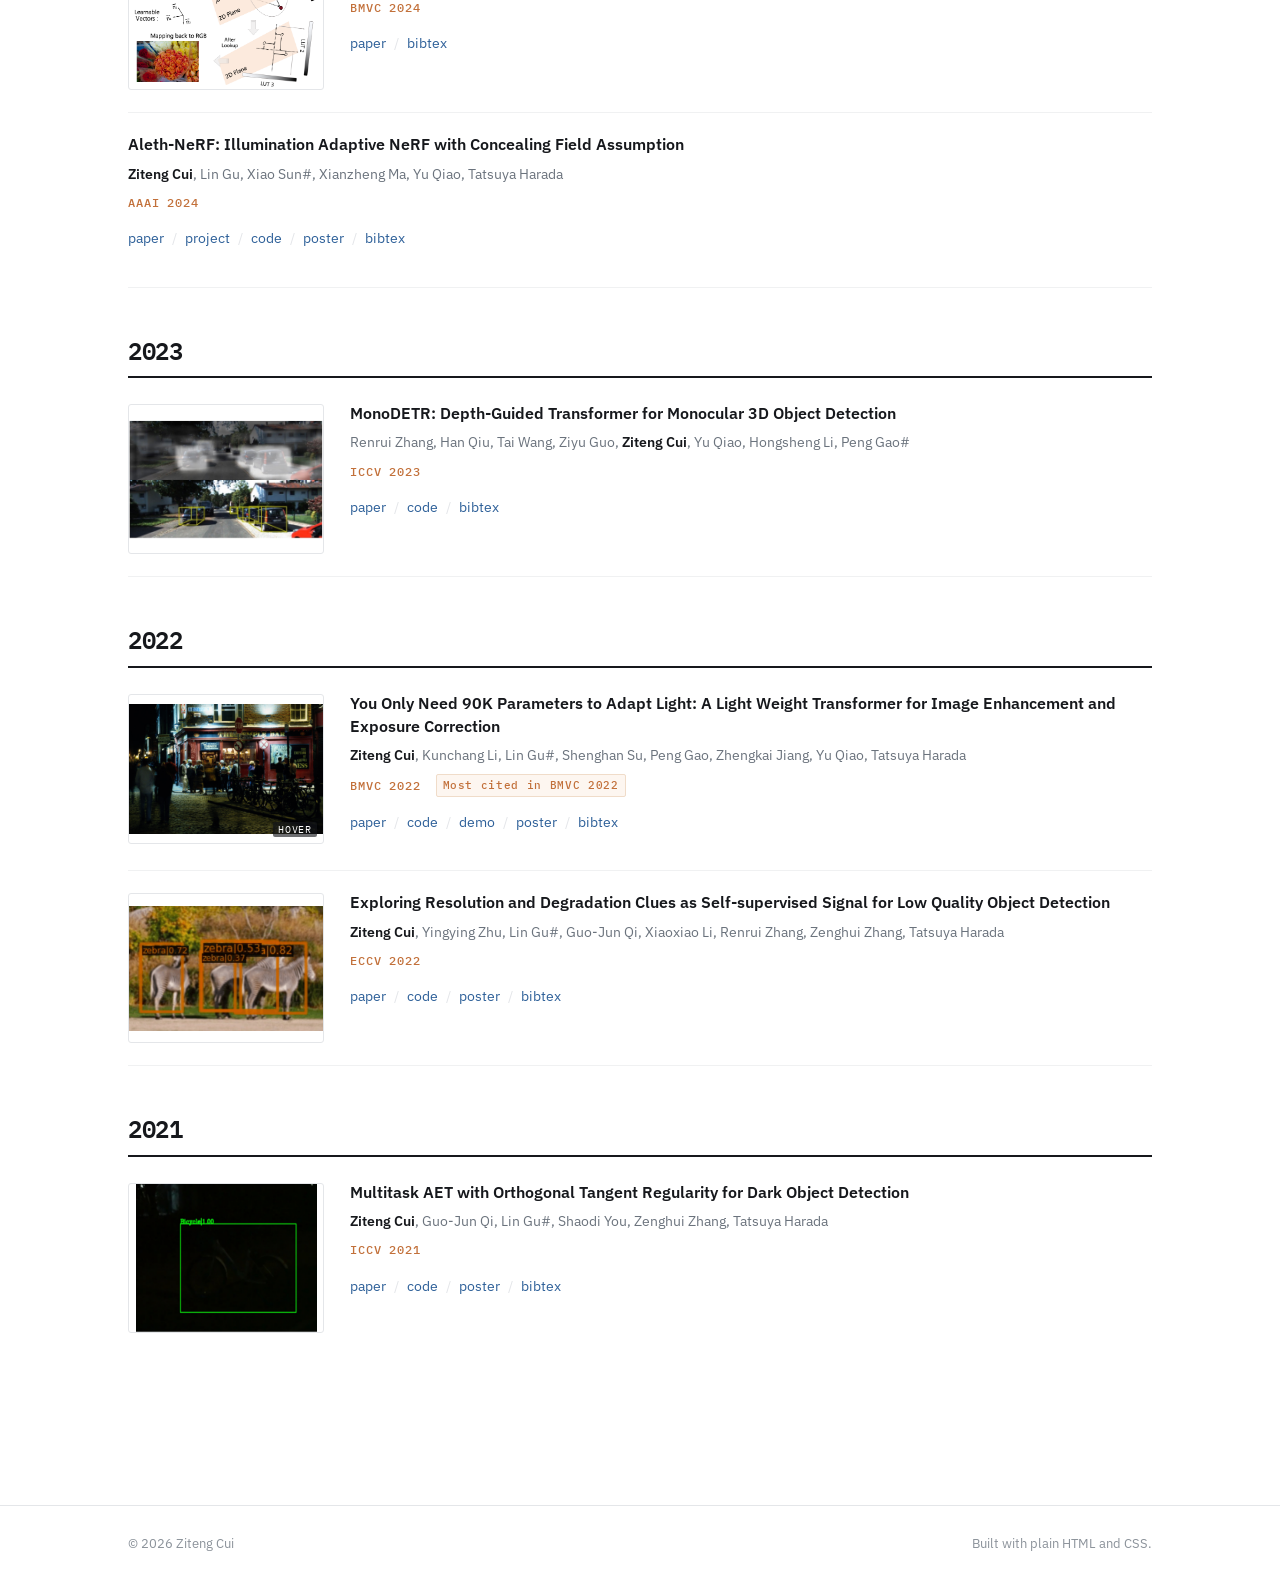
<file: publications.html>
<!DOCTYPE html>
<html lang="en">
<head>
<meta charset="utf-8">
<meta name="viewport" content="width=device-width, initial-scale=1">
<title>Publications — Ziteng Cui</title>
<meta name="description" content="Publications by Ziteng Cui on physical AI, computational photography, and 3D computer vision.">
<link rel="icon" href="data:image/svg+xml,<svg xmlns=%22http://www.w3.org/2000/svg%22 viewBox=%220 0 100 100%22><text y=%22.9em%22 font-size=%2290%22>🤖</text></svg>">
<link rel="preconnect" href="https://fonts.googleapis.com">
<link rel="preconnect" href="https://fonts.gstatic.com" crossorigin>
<link href="https://fonts.googleapis.com/css2?family=IBM+Plex+Mono:wght@400;500&family=IBM+Plex+Sans:wght@400;450;500;600&display=swap" rel="stylesheet">
<link rel="stylesheet" href="style.css">
</head>
<body>

<nav class="nav">
  <div class="nav-inner">
    <a class="nav-name" href="index.html">Ziteng Cui</a>
    <ul class="nav-links">
      <li><a href="index.html">Home</a></li>
      <li><a href="publications.html" aria-current="page">Publications</a></li>
      <li><a href="lab.html">Lab</a></li>
      <li><a href="awards.html">Awards &amp; Service</a></li>
      <li><a href="talks.html">Talks</a></li>
      <li><a href="more.html">More</a></li>
    </ul>
  </div>
</nav>
<div class="wb-strip"></div>

<!--
  ==========================================================
  NOTE ON THUMBNAILS
  Image paths below are best guesses based on your old page.
  Check each src against the real filenames in /images/ and
  fix the extension (.png / .jpg / .gif / .mp4) where needed.
  Any <div class="pub-media"> block can simply be deleted if
  a paper has no thumbnail.
  ==========================================================
-->

<main>
<div class="wrap">

  <p class="note-line">
    <strong>*</strong> denotes equal contribution. &nbsp;<strong>#</strong> denotes corresponding author.
    See also my <a href="https://scholar.google.co.id/citations?user=niXIRXgAAAAJ&amp;hl=id">Google Scholar</a>.
  </p>

  <!-- ====================== 2026 ====================== -->
  <h2 class="year-head">2026</h2>

  <article class="pub">
    <div class="pub-media"><img src="images/nips26_rawild.png" alt=""></div>
    <div>
      <h3 class="pub-title"><a href="https://arxiv.org/abs/2605.05941">RAWild: Toward Sensor-Agnostic RAW Object Detection via Physics-Guided Curve and Grid Modeling</a></h3>
      <p class="pub-authors">Shuhong Liu*, Gengjia Chang*, Jun Liu, Xuangeng Chu, Yinqiang Zheng, Tatsuya Harada, <span class="me">Ziteng Cui#</span></p>
      <p class="pub-venue">NeurIPS 2026</p>
      <p class="pub-links">
        <a href="https://arxiv.org/abs/2605.05941">paper</a><span class="sep">/</span>
        <a href="https://i2wm.github.io/RAWild/">project</a><span class="sep">/</span>
        <a href="https://github.com/I2WM/RAWild">code</a>
      </p>
    </div>
  </article>

  <article class="pub">
    <div class="pub-media"><img src="images/nips26_fluxflow.png" alt=""></div>
    <div>
      <h3 class="pub-title"><a href="https://arxiv.org/pdf/2605.03749">FluxFlow: Conservative Flow-Matching for Astronomical Image Super-Resolution</a></h3>
      <p class="pub-authors">Shuhong Liu*, Xining Ge*, Quanfeng Xu*, <span class="me">Ziteng Cui</span>, Liuzhuozheng Li, Gengjia Chang, Jun Liu, Ziying Gu, Dong Li, Xuangeng Chu, Lin Gu, Tatsuya Harada</p>
      <p class="pub-venue">NeurIPS 2026</p>
      <p class="pub-links">
        <a href="https://arxiv.org/pdf/2605.03749">paper</a><span class="sep">/</span>
        <a href="https://i2wm.github.io/fluxflow/">project</a><span class="sep">/</span>
        <a href="https://github.com/I2WM/FluxFlow">code</a>
      </p>
    </div>
  </article>

  <article class="pub">
    <div class="pub-media"><img src="images/nips26_Paleoinspired.png" alt=""></div>
    <div>
      <h3 class="pub-title"><a href="https://arxiv.org/abs/2412.19439">Paleoinspired Vision: From Exploring Colour Vision Evolution to Inspiring Camera Design</a></h3>
      <p class="pub-authors">Yijie Lu, Zhimin Zong, Junjie Zhang, Shenghan Su, Zeyun Zhao, <span class="me">Ziteng Cui</span>, Yan Pu, Zirui Chen, Jing Lu, Daisuke Kojima, Lin Gu, Ruogu Fang
</p>
      <p class="pub-venue">NeurIPS 2026</p>
      <p class="pub-links">
        <a href="https://arxiv.org/abs/2412.19439">paper</a><span class="sep">/</span>
        <a href="https://luyijie-research.github.io/PaleVision/">project</a><span class="sep">/</span>
        <a href="https://github.com/luyijie-research/PaleVision">code</a>
      </p>
    </div>
  </article>
  
  <article class="pub">
    <div class="pub-media"><img src="images/ECCV_26_1.png" alt=""></div>
    <div>
      <h3 class="pub-title"><a href="https://arxiv.org/abs/2601.23276">Denoising the Deep Sky: Physics-Based CCD Noise Formation for Astronomical Imaging</a></h3>
      <p class="pub-authors">Shuhong Liu, Xining Ge, Ziying Gu, Quanfeng Xu, <span class="me">Ziteng Cui</span>, Lin Gu, Xuangeng Chu, Jun Liu, Dong Li, Tatsuya Harada</p>
      <p class="pub-venue">ECCV 2026</p>
      <p class="pub-links">
        <a href="https://arxiv.org/abs/2601.23276">paper</a><span class="sep">/</span>
        <a href="https://github.com/ShuhongLL/Denoising-Deep-Sky">code</a>
      </p>
    </div>
  </article>

  <article class="pub">
    <div class="pub-media"><img src="images/ECCV_26_2.png" alt=""></div>
    <div>
      <h3 class="pub-title"><a href="https://arxiv.org/abs/2602.18822">Robust Self-Supervised Cross-Modal Super-Resolution against Real-World Misaligned Observations</a></h3>
      <p class="pub-authors">Xiaoyu Dong, Jiahuan Li, <span class="me">Ziteng Cui</span>, Naoto Yokoya</p>
      <p class="pub-venue">ECCV 2026</p>
      <p class="pub-links">
        <a href="https://arxiv.org/abs/2602.18822">paper</a><span class="sep">/</span>
        <a href="https://github.com/palmdong/RobSelf">code</a>
      </p>
    </div>
  </article>

  <article class="pub">
    <div class="pub-media"><img src="images/RealX3D_logo.png" alt=""></div>
    <div>
      <h3 class="pub-title"><a href="https://arxiv.org/abs/2512.23437">RealX3D: A Physically-Degraded 3D Benchmark for Multi-view Visual Restoration and Reconstruction</a></h3>
      <p class="pub-authors">Shuhong Liu*#, Chenyu Bao*, <span class="me">Ziteng Cui</span>, Yun Liu, Xuangeng Chu, Lin Gu, Marcos V. Conde, Ryo Umagami, Tomohiro Hashimoto, Zijian Hu, Tianhan Xu, Yuan Gan, Yusuke Kurose, Tatsuya Harada</p>
      <p class="pub-venue">IJCV 2026</p>
      <p class="pub-links">
        <a href="https://arxiv.org/abs/2512.23437">paper</a><span class="sep">/</span>
        <a href="https://i2wm.github.io/3DRR_2026/">project</a><span class="sep">/</span>
        <a href="https://huggingface.co/datasets/ToferFish/RealX3D">dataset</a>
      </p>
    </div>
  </article>

<article class="pub">
    <div class="pub-media"><img src="images/robustness.jpg" alt=""></div>
    <div>
      <h3 class="pub-title"><a href="https://arxiv.org/abs/2503.17027">RAW-Adapter: Adapting Pre-trained Visual Model to Camera RAW Images and A Benchmark</a></h3>
      <p class="pub-authors"><span class="me">Ziteng Cui</span>, Jianfei Yang, Tatsuya Harada</p>
      <p class="pub-venue">TPAMI 2026</p>
      <p class="pub-links">
        <a href="https://arxiv.org/abs/2503.17027">paper</a>
      </p>
    </div>
  </article>

  <article class="pub">
    <div class="pub-media"><img src="images/MERIT.png" alt=""></div>
    <div>
      <h3 class="pub-title"><a href="https://openaccess.thecvf.com/content/CVPR2026/papers/Huang_MERIT_Multi-domain_Efficient_RAW_Image_Translation_CVPR_2026_paper.pdf">MERIT: Multi-domain Efficient RAW Image Translation</a></h3>
      <p class="pub-authors">Wenjun Huang, Shenghao Fu, Yian Jin, Yang Ni, <span class="me">Ziteng Cui</span>, Hanning Chen, Yirui He, Yezi Liu, Sanggeon Yun, SungHeon Jeong, Ryozo Masukawa, William Youngwoo Chung, Mohsen Imani</p>
      <p class="pub-venue">CVPR 2026</p>
      <p class="pub-links">
        <a href="https://openaccess.thecvf.com/content/CVPR2026/papers/Huang_MERIT_Multi-domain_Efficient_RAW_Image_Translation_CVPR_2026_paper.pdf">paper</a><span class="sep">/</span>
        <a href="https://github.com/WJ-Huang/MERIT-Multi-domain-Efficient-RAW-Image-Translation">code</a>
      </p>
    </div>
  </article>

  <article class="pub">
    <div class="pub-media swap" tabindex="0">
      <img src="images/wacv_before.png" alt="">
      <span class="after"><img src="images/wacv_after.png" alt=""></span>
    </div>
    <div>
      <h3 class="pub-title"><a href="https://www.arxiv.org/abs/2512.09383">Perception-Inspired Color Space Design for Photo White Balance Editing</a></h3>
      <p class="pub-authors">Yang Cheng, <span class="me">Ziteng Cui#</span>, Lin Gu, Shenghan Su, Zenghui Zhang</p>
      <p class="pub-venue">WACV 2026</p>
      <p class="pub-links">
        <a href="https://www.arxiv.org/abs/2512.09383">paper</a><span class="sep">/</span>
        <a href="https://github.com/YangCheng58/WB_Color_Space">code</a><span class="sep">/</span>
        <a href="https://raw.githubusercontent.com/cuiziteng/cuiziteng.github.io/master/data/wacvwb.bib">bibtex</a>
      </p>
    </div>
  </article>

  <!-- ====================== 2025 ====================== -->
  <h2 class="year-head">2025</h2>

  <article class="pub">
    <div class="pub-media"><img src="images/NIPS_DRRAW.png" alt=""></div>
    <div>
      <h3 class="pub-title"><a href="https://openreview.net/forum?id=2Dwp12HmYI">Dr. RAW: Towards General High-Level Vision from RAW with Efficient Task Conditioning</a></h3>
      <p class="pub-authors">Wenjun Huang*, <span class="me">Ziteng Cui*</span>, Yinqiang Zheng, Yirui He, Tatsuya Harada, Mohsen Imani#</p>
      <p class="pub-venue">NeurIPS 2025</p>
      <p class="pub-links">
        <a href="https://openreview.net/forum?id=2Dwp12HmYI">paper</a><span class="sep">/</span>
        <a href="https://raw.githubusercontent.com/cuiziteng/cuiziteng.github.io/master/data/DrRAW.bib">bibtex</a>
      </p>
    </div>
  </article>

  <article class="pub">
    <div class="pub-media"><img src="images/NIPS_I2NeRF.png" alt=""></div>
    <div>
      <h3 class="pub-title"><a href="https://arxiv.org/pdf/2510.22161">I<sup>2</sup>-NeRF: Learning Neural Radiance Fields Under Physically-Grounded Media Interactions</a></h3>
      <p class="pub-authors">Shuhong Liu, Lin Gu#, <span class="me">Ziteng Cui</span>, Xuangeng Chu, Tatsuya Harada</p>
      <p class="pub-venue">NeurIPS 2025</p>
      <p class="pub-links">
        <a href="https://arxiv.org/pdf/2510.22161">paper</a><span class="sep">/</span>
        <a href="https://shuhongll.github.io/I2_NeRF/">project</a><span class="sep">/</span>
        <a href="https://github.com/ShuhongLL/I2-NeRF">code</a><span class="sep">/</span>
        <a href="https://raw.githubusercontent.com/cuiziteng/cuiziteng.github.io/master/data/I2NeRF.bib">bibtex</a>
      </p>
    </div>
  </article>

  <article class="pub">
    <div class="pub-media swap" tabindex="0">
      <img src="images/CVPR25_before.png" alt="">
      <span class="after"><video src="images/CVPR25_after.mp4" autoplay loop muted playsinline></video></span>
    </div>
    <div>
      <h3 class="pub-title"><a href="https://arxiv.org/abs/2504.01503v2">Luminance-GS: Adapting 3D Gaussian Splatting to Challenging Lighting Conditions with View-Adaptive Curve Adjustment</a></h3>
      <p class="pub-authors"><span class="me">Ziteng Cui</span>, Xuangeng Chu, Tatsuya Harada</p>
      <p class="pub-venue">CVPR 2025</p>
      <p class="pub-links">
        <a href="https://arxiv.org/abs/2504.01503v2">paper</a><span class="sep">/</span>
        <a href="https://cuiziteng.github.io/Luminance_GS_web/">project</a><span class="sep">/</span>
        <a href="https://github.com/cuiziteng/Luminance-GS">code</a><span class="sep">/</span>
        <a href="https://drive.google.com/file/d/1p0M_HmMLEUl4g9qmkO_QLiGlu1l-19q_/view?usp=sharing">poster</a><span class="sep">/</span>
        <a href="https://raw.githubusercontent.com/cuiziteng/cuiziteng.github.io/master/data/Luminance-GS.bib">bibtex</a>
      </p>
    </div>
  </article>

  <article class="pub">
    <div class="pub-media"><img src="images/ARTalk.jpg" alt=""></div>
    <div>
      <h3 class="pub-title"><a href="https://arxiv.org/abs/2502.20323">ARTalk: Speech-Driven 3D Head Animation via Autoregressive Model</a></h3>
      <p class="pub-authors">Xuangeng Chu, Nabarun Goswami, <span class="me">Ziteng Cui</span>, Hanqin Wang, Tatsuya Harada</p>
      <p class="pub-venue">SIGGRAPH Asia 2025</p>
      <p class="pub-links">
        <a href="https://arxiv.org/abs/2502.20323">paper</a><span class="sep">/</span>
        <a href="https://xg-chu.site/project_artalk/">project</a><span class="sep">/</span>
        <a href="https://github.com/xg-chu/ARTalk">code</a><span class="sep">/</span>
        <a href="https://raw.githubusercontent.com/cuiziteng/cuiziteng.github.io/master/data/ARTalk.bib">bibtex</a>
      </p>
    </div>
  </article>

  <!-- ====================== 2024 ====================== -->
  <h2 class="year-head">2024</h2>

<article class="pub">
    <div class="pub-media swap" tabindex="0">
      <img src="images/RA_Before.jpg" alt="">
      <span class="after"><img src="images/RA_After.jpg" alt=""></span>
    </div>
    <div>
      <h3 class="pub-title"><a href="https://arxiv.org/abs/2408.14802">RAW-Adapter: Adapting Pre-trained Visual Model to Camera RAW Images</a></h3>
      <p class="pub-authors"><span class="me">Ziteng Cui#</span>, Tatsuya Harada</p>
      <p class="pub-venue">ECCV 2024</p>
      <p class="pub-links">
        <a href="https://arxiv.org/abs/2408.14802">paper</a><span class="sep">/</span>
        <a href="https://cuiziteng.github.io/RAW_Adapter_web/">project</a><span class="sep">/</span>
        <a href="https://github.com/cuiziteng/ECCV_RAW_Adapter">code</a><span class="sep">/</span>
        <a href="https://drive.google.com/file/d/1B9x_KrnnQghRoC0r77ewtsmPUG1UtEIV/view?usp=sharing">poster</a><span class="sep">/</span>
        <a href="https://raw.githubusercontent.com/cuiziteng/cuiziteng.github.io/master/data/RAW_Adapter.bib">bibtex</a>
      </p>
    </div>
  </article>

  <article class="pub">
    <div class="pub-media"><img src="images/bmvc24.png" alt=""></div>
    <div>
      <h3 class="pub-title"><a href="https://bmva-archive.org.uk/bmvc/2024/papers/Paper_307/paper.pdf">Discovering an Image-Adaptive Coordinate System for Photography Processing</a></h3>
      <p class="pub-authors"><span class="me">Ziteng Cui</span>, Lin Gu, Tatsuya Harada</p>
      <p class="pub-venue">BMVC 2024</p>
      <p class="pub-links">
        <a href="https://arxiv.org/abs/2501.06448">paper</a><span class="sep">/</span>
        <a href="https://raw.githubusercontent.com/cuiziteng/cuiziteng.github.io/master/data/BMVC24.bib">bibtex</a>
      </p>
    </div>
  </article>

  <article class="pub">
    <div class="pub-media swap" tabindex="0">
      <img src="images/show_aleth.png" alt="">
      <span class="after"><video src="images/shrub_aleth.mp4" autoplay loop muted playsinline></video></span>
    </div>
    <div>
      <h3 class="pub-title"><a href="https://arxiv.org/pdf/2312.09093.pdf">Aleth-NeRF: Illumination Adaptive NeRF with Concealing Field Assumption</a></h3>
      <p class="pub-authors"><span class="me">Ziteng Cui</span>, Lin Gu, Xiao Sun#, Xianzheng Ma, Yu Qiao, Tatsuya Harada</p>
      <p class="pub-venue">AAAI 2024</p>
      <p class="pub-links">
        <a href="https://arxiv.org/abs/2312.09093">paper</a><span class="sep">/</span>
        <a href="https://cuiziteng.github.io/Aleth_NeRF_web/">project</a><span class="sep">/</span>
        <a href="https://github.com/cuiziteng/Aleth-NeRF">code</a><span class="sep">/</span>
        <a href="https://drive.google.com/file/d/1ZNwMLwKu6uubUHgW9yKTEyOKul8wWBLf/view?usp=sharing">poster</a><span class="sep">/</span>
        <a href="https://raw.githubusercontent.com/cuiziteng/cuiziteng.github.io/master/data/Aleth-NeRF.bib">bibtex</a>
      </p>
    </div>
  </article>

  <!-- ====================== 2023 ====================== -->
  <h2 class="year-head">2023</h2>

  <article class="pub">
    <div class="pub-media"><img src="images/iccv23.png" alt=""></div>
    <div>
      <h3 class="pub-title"><a href="https://openaccess.thecvf.com/content/ICCV2023/papers/Zhang_MonoDETR_Depth-guided_Transformer_for_Monocular_3D_Object_Detection_ICCV_2023_paper.pdf">MonoDETR: Depth-Guided Transformer for Monocular 3D Object Detection</a></h3>
      <p class="pub-authors">Renrui Zhang, Han Qiu, Tai Wang, Ziyu Guo, <span class="me">Ziteng Cui</span>, Yu Qiao, Hongsheng Li, Peng Gao#</p>
      <p class="pub-venue">ICCV 2023</p>
      <p class="pub-links">
        <a href="https://openaccess.thecvf.com/content/ICCV2023/papers/Zhang_MonoDETR_Depth-guided_Transformer_for_Monocular_3D_Object_Detection_ICCV_2023_paper.pdf">paper</a><span class="sep">/</span>
        <a href="https://github.com/ZrrSkywalker/MonoDETR">code</a><span class="sep">/</span>
        <a href="https://raw.githubusercontent.com/cuiziteng/cuiziteng.github.io/master/data/monodetr.bib">bibtex</a>
      </p>
    </div>
  </article>

  <!-- ====================== 2022 ====================== -->
  <h2 class="year-head">2022</h2>

  <article class="pub">
    <div class="pub-media swap" tabindex="0">
      <img src="images/BMVC22_low.jpg" alt="">
      <span class="after"><img src="images/BMVC22_result.png" alt=""></span>
    </div>
    <div>
      <h3 class="pub-title"><a href="https://arxiv.org/pdf/2205.14871.pdf">You Only Need 90K Parameters to Adapt Light: A Light Weight Transformer for Image Enhancement and Exposure Correction</a></h3>
      <p class="pub-authors"><span class="me">Ziteng Cui</span>, Kunchang Li, Lin Gu#, Shenghan Su, Peng Gao, Zhengkai Jiang, Yu Qiao, Tatsuya Harada</p>
      <p class="pub-venue">BMVC 2022 <span class="pub-badge">Most cited in BMVC 2022</span></p>
      <p class="pub-links">
        <a href="https://arxiv.org/abs/2205.14871">paper</a><span class="sep">/</span>
        <a href="https://github.com/cuiziteng/Illumination-Adaptive-Transformer">code</a><span class="sep">/</span>
        <a href="https://huggingface.co/spaces/Andy1621/IAT_enhancement">demo</a><span class="sep">/</span>
        <a href="https://drive.google.com/file/d/1qY9pODkmRmrHeMoQyhX52loTWqE9qcvP/view?usp=share_link">poster</a><span class="sep">/</span>
        <a href="https://raw.githubusercontent.com/cuiziteng/cuiziteng.github.io/master/data/IAT.bib">bibtex</a>
      </p>
    </div>
  </article>

  <article class="pub">
    <div class="pub-media"><img src="images/ECCV_AERIS.jpg" alt=""></div>
    <div>
      <h3 class="pub-title"><a href="https://www.ecva.net/papers/eccv_2022/papers_ECCV/papers/136690465.pdf">Exploring Resolution and Degradation Clues as Self-supervised Signal for Low Quality Object Detection</a></h3>
      <p class="pub-authors"><span class="me">Ziteng Cui</span>, Yingying Zhu, Lin Gu#, Guo-Jun Qi, Xiaoxiao Li, Renrui Zhang, Zenghui Zhang, Tatsuya Harada</p>
      <p class="pub-venue">ECCV 2022</p>
      <p class="pub-links">
        <a href="https://arxiv.org/abs/2208.03062">paper</a><span class="sep">/</span>
        <a href="https://github.com/cuiziteng/ECCV_AERIS">code</a><span class="sep">/</span>
        <a href="https://drive.google.com/file/d/1aLkCiXC9f8fKbJS9gCMNXQ_mMyICIXvl/view?usp=share_link">poster</a><span class="sep">/</span>
        <a href="https://raw.githubusercontent.com/cuiziteng/cuiziteng.github.io/master/data/ECCV_AERIS.bib">bibtex</a>
      </p>
    </div>
  </article>

  <!-- ====================== 2021 ====================== -->
  <h2 class="year-head">2021</h2>

  <article class="pub">
    <div class="pub-media"><img src="images/low_after.png" alt=""></div>
    <div>
      <h3 class="pub-title"><a href="https://openaccess.thecvf.com/content/ICCV2021/papers/Cui_Multitask_AET_With_Orthogonal_Tangent_Regularity_for_Dark_Object_Detection_ICCV_2021_paper.pdf">Multitask AET with Orthogonal Tangent Regularity for Dark Object Detection</a></h3>
      <p class="pub-authors"><span class="me">Ziteng Cui</span>, Guo-Jun Qi, Lin Gu#, Shaodi You, Zenghui Zhang, Tatsuya Harada</p>
      <p class="pub-venue">ICCV 2021</p>
      <p class="pub-links">
        <a href="https://arxiv.org/abs/2205.03346">paper</a><span class="sep">/</span>
        <a href="https://github.com/cuiziteng/ICCV_MAET">code</a><span class="sep">/</span>
        <a href="https://drive.google.com/file/d/14FHLdtGbtoNYx64GaGjPAlXWeU61f8-v/view?usp=sharing">poster</a><span class="sep">/</span>
        <a href="https://raw.githubusercontent.com/cuiziteng/cuiziteng.github.io/master/data/MAET_ICCV.bib">bibtex</a>
      </p>
    </div>
  </article>

</div>
</main>

<footer>
  <div class="wrap">
    <span>© 2026 Ziteng Cui</span>
    <span>Built with plain HTML and CSS.</span>
  </div>
</footer>

<script>
/* If a thumbnail is missing, drop the whole media block so the entry
   falls back to a clean full-width text layout instead of a broken icon.
   Images can fail before this script runs, so check both cases. */
(function () {
  function drop(el) {
    var box = el.closest('.pub-media');
    if (box) box.remove();
  }
  document.querySelectorAll('.pub-media img').forEach(function (img) {
    if (img.complete && img.naturalWidth === 0) { drop(img); return; }
    img.addEventListener('error', function () { drop(img); });
  });
  document.querySelectorAll('.pub-media video').forEach(function (v) {
    v.addEventListener('error', function () { drop(v); });
  });
})();
</script>

</body>
</html>
</file>
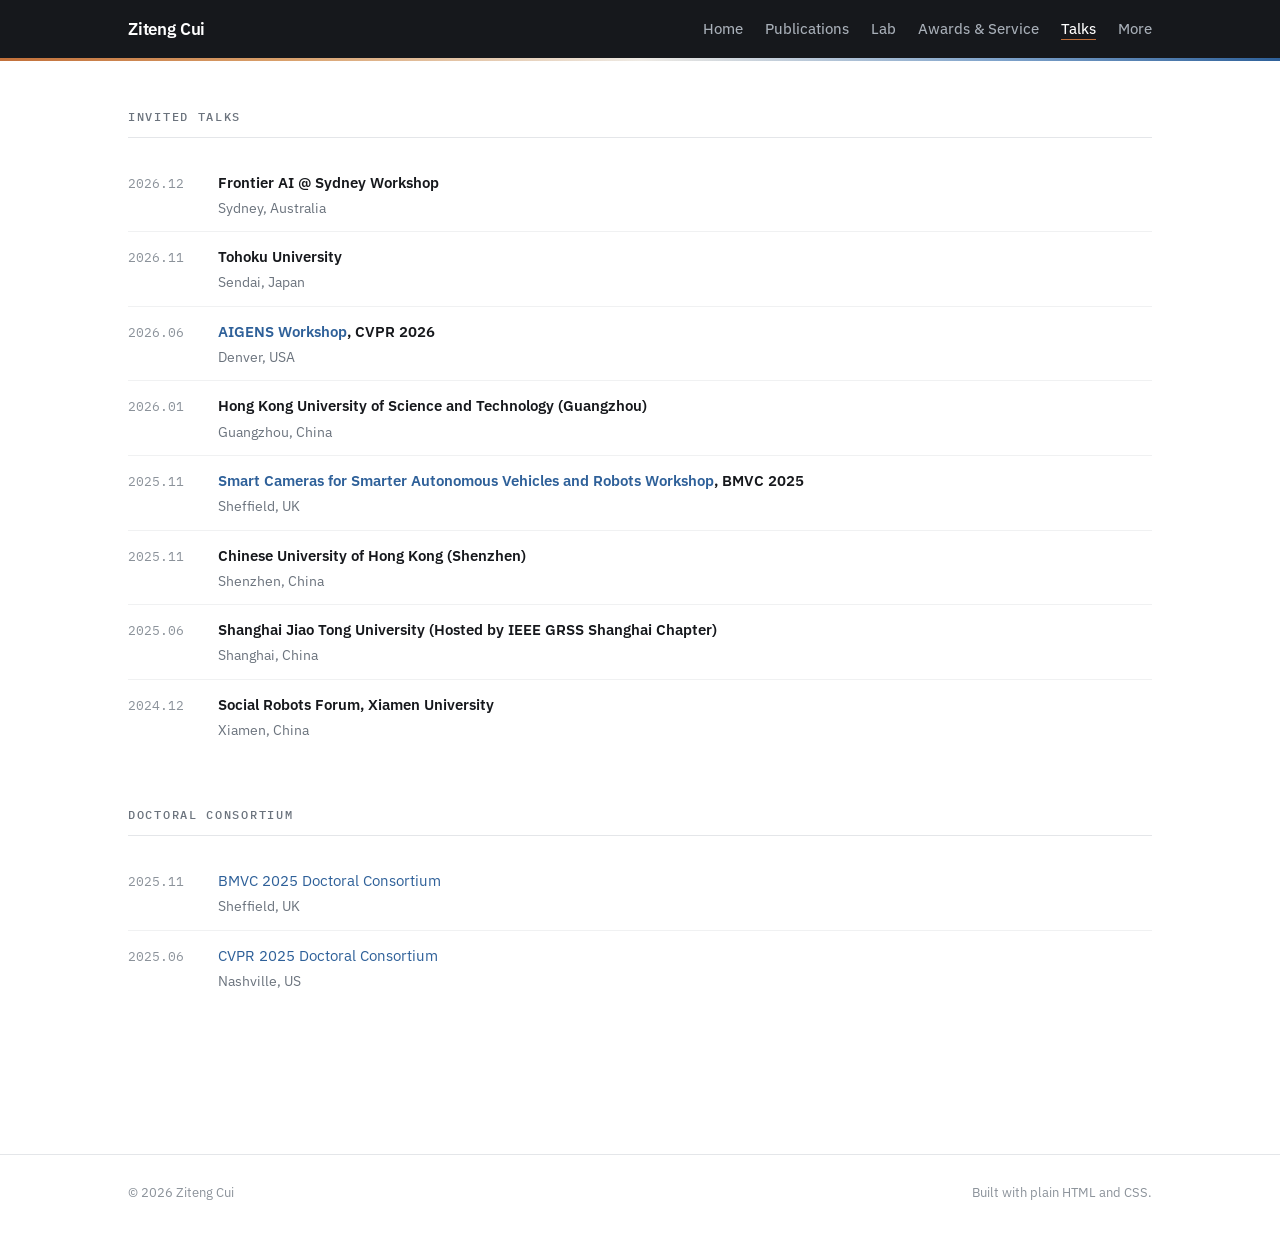
<file: talks.html>
<!DOCTYPE html>
<html lang="en">
<head>
<meta charset="utf-8">
<meta name="viewport" content="width=device-width, initial-scale=1">
<title>Talks — Ziteng Cui</title>
<meta name="description" content="Invited talks and presentations by Ziteng Cui.">
<link rel="icon" href="data:image/svg+xml,<svg xmlns=%22http://www.w3.org/2000/svg%22 viewBox=%220 0 100 100%22><text y=%22.9em%22 font-size=%2290%22>🤖</text></svg>">
<link rel="preconnect" href="https://fonts.googleapis.com">
<link rel="preconnect" href="https://fonts.gstatic.com" crossorigin>
<link href="https://fonts.googleapis.com/css2?family=IBM+Plex+Mono:wght@400;500&family=IBM+Plex+Sans:wght@400;450;500;600&display=swap" rel="stylesheet">
<link rel="stylesheet" href="style.css">
</head>
<body>

<nav class="nav">
  <div class="nav-inner">
    <a class="nav-name" href="index.html">Ziteng Cui</a>
    <ul class="nav-links">
      <li><a href="index.html">Home</a></li>
      <li><a href="publications.html">Publications</a></li>
      <li><a href="lab.html">Lab</a></li>
      <li><a href="awards.html">Awards &amp; Service</a></li>
      <li><a href="talks.html" aria-current="page">Talks</a></li>
      <li><a href="more.html">More</a></li>
    </ul>
  </div>
</nav>
<div class="wb-strip"></div>

<main>
<div class="wrap">

  <!--
    Add a talk title inside <strong> where you have one, and put the
    venue and date in the <span class="where"> line below it.
  -->

  <section>
    <h2 class="sec-head">Invited Talks</h2>
    <ul class="entries">

      <li>
        <span class="yr">2026.12</span>
        <span class="what"><strong>Frontier AI @ Sydney Workshop</strong>
          <span class="where">Sydney, Australia</span>
        </span>
      </li>

      <li>
        <span class="yr">2026.11</span>
        <span class="what"><strong>Tohoku University</strong>
          <span class="where">Sendai, Japan</span>
        </span>
      </li>

      <li>
      <span class="yr">2026.06</span>
      <span class="what"><strong><a href="https://ai4streaming-workshop.github.io/">AIGENS Workshop</a>, CVPR 2026</strong>
        <span class="where">Denver, USA</span>
      </span>
    </li>

  <li>
    <span class="yr">2026.01</span>
    <span class="what"><strong>Hong Kong University of Science and Technology (Guangzhou)</strong>
      <span class="where">Guangzhou, China</span>
    </span>
  </li>

  <li>
    <span class="yr">2025.11</span>
    <span class="what"><strong><a href="https://supercamerai.github.io/">Smart Cameras for Smarter Autonomous Vehicles and Robots Workshop</a>, BMVC 2025</strong>
      <span class="where">Sheffield, UK</span>
    </span>
  </li>

  <li>
    <span class="yr">2025.11</span>
    <span class="what"><strong>Chinese University of Hong Kong (Shenzhen)</strong>
      <span class="where">Shenzhen, China</span>
    </span>
  </li>
      
  <li>
    <span class="yr">2025.06</span>
    <span class="what"><strong>Shanghai Jiao Tong University (Hosted by IEEE GRSS Shanghai Chapter)</strong>
      <span class="where">Shanghai, China</span>
    </span>
  </li>

  <li>
    <span class="yr">2024.12</span>
    <span class="what"><strong>Social Robots Forum, Xiamen University</strong>
      <span class="where">Xiamen, China</span>
    </span>
  </li>    

    </ul>
  </section>

<section>
    <h2 class="sec-head">Doctoral Consortium</h2>
    <ul class="entries">
      <li>
        <span class="yr">2025.11</span>
        <span class="what"><a href="https://bmvc2025.bmva.org/calls/doctoral-consortium/">BMVC 2025 Doctoral Consortium</a>
          <span class="where">Sheffield, UK</span>
        </span>
      </li>
      <li>
        <span class="yr">2025.06</span>
        <span class="what"><a href="https://cvpr.thecvf.com/Conferences/2025/CallForDoctoralConsortium">CVPR 2025 Doctoral Consortium</a>
          <span class="where">Nashville, US</span>
        </span>
      </li>
    </ul>
  </section>

  <!-- <section>
    <h2 class="sec-head">Academic Visits</h2>
    <ul class="entries">
      <li>
        <span class="yr">2026.07</span>
        <span class="what"><strong>Peking University</strong>
          <span class="where">AUA Scholars Award academic visit · host: <a href="https://camera.pku.edu.cn/">Prof. Boxin Shi</a></span>
        </span>
      </li>
    </ul>
  </section> -->

</div>
</main>

<footer>
  <div class="wrap">
    <span>© 2026 Ziteng Cui</span>
    <span>Built with plain HTML and CSS.</span>
  </div>
</footer>

</body>
</html>
</file>
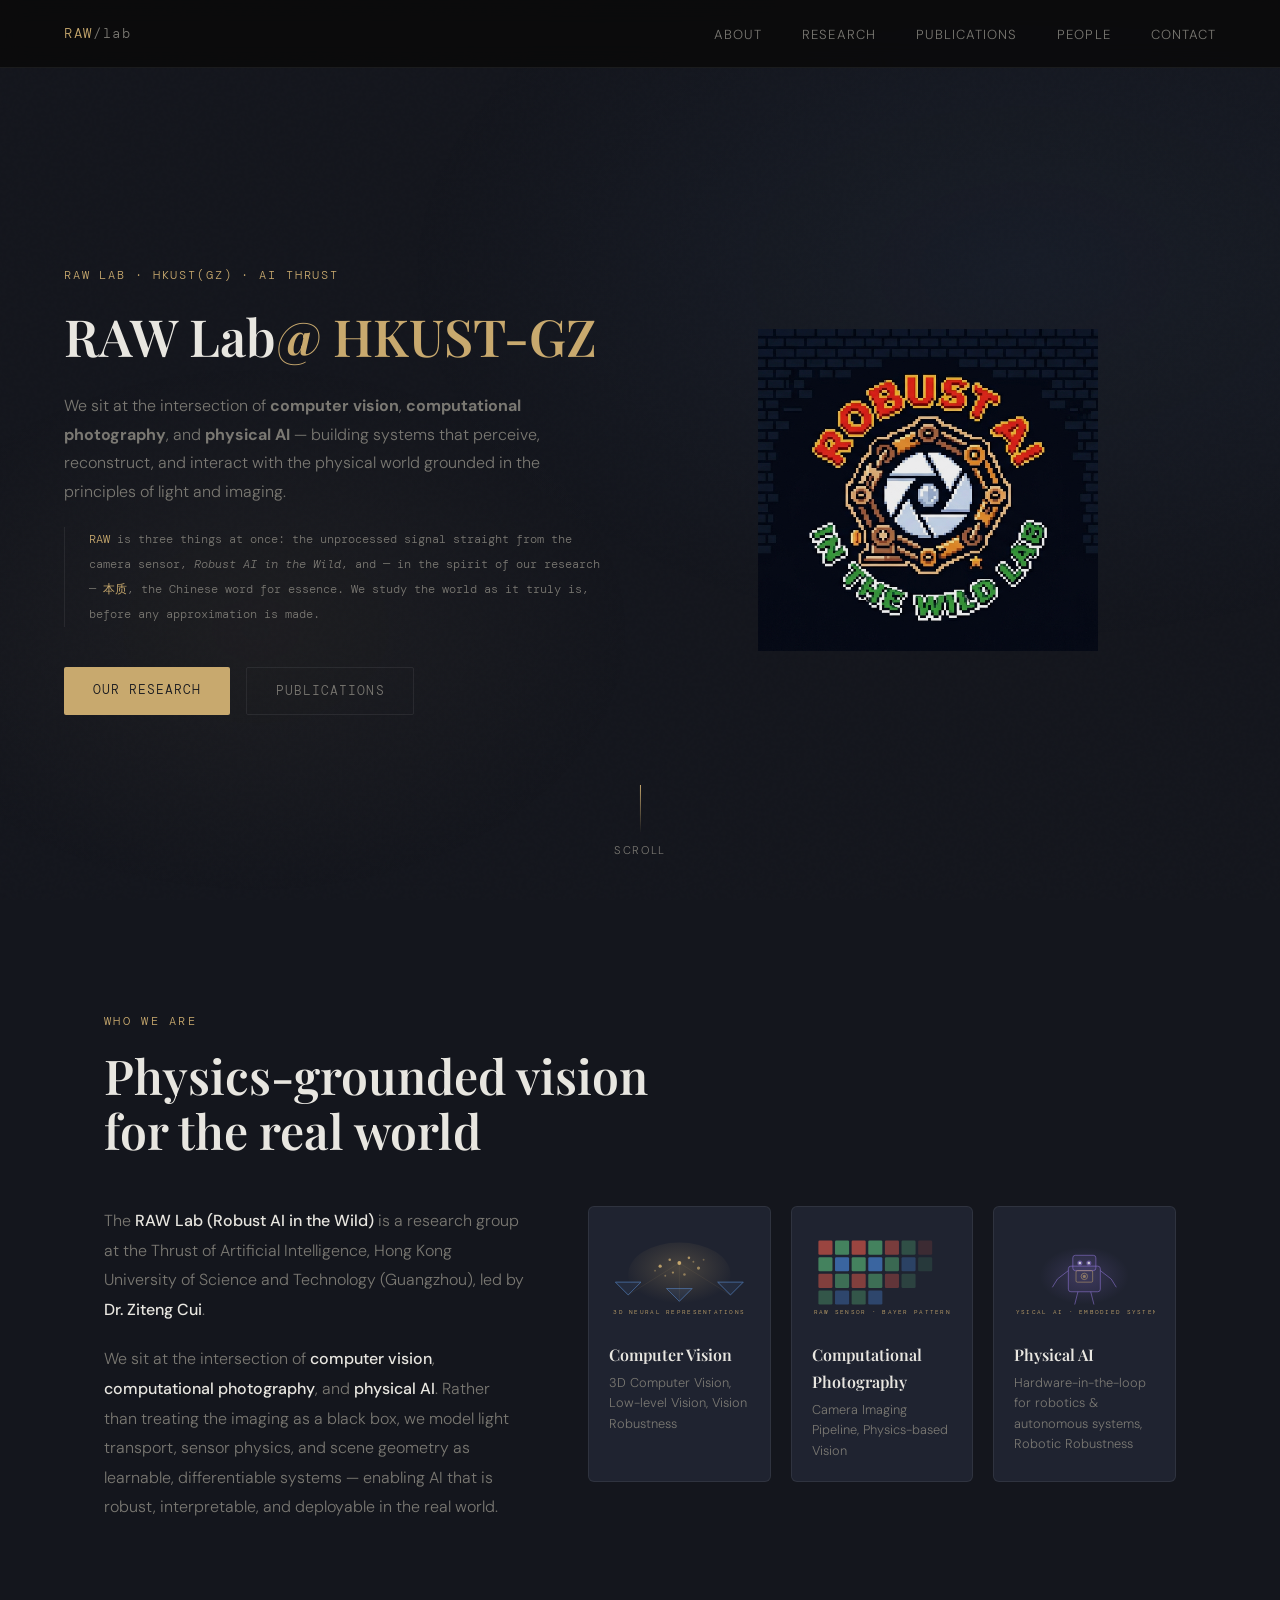
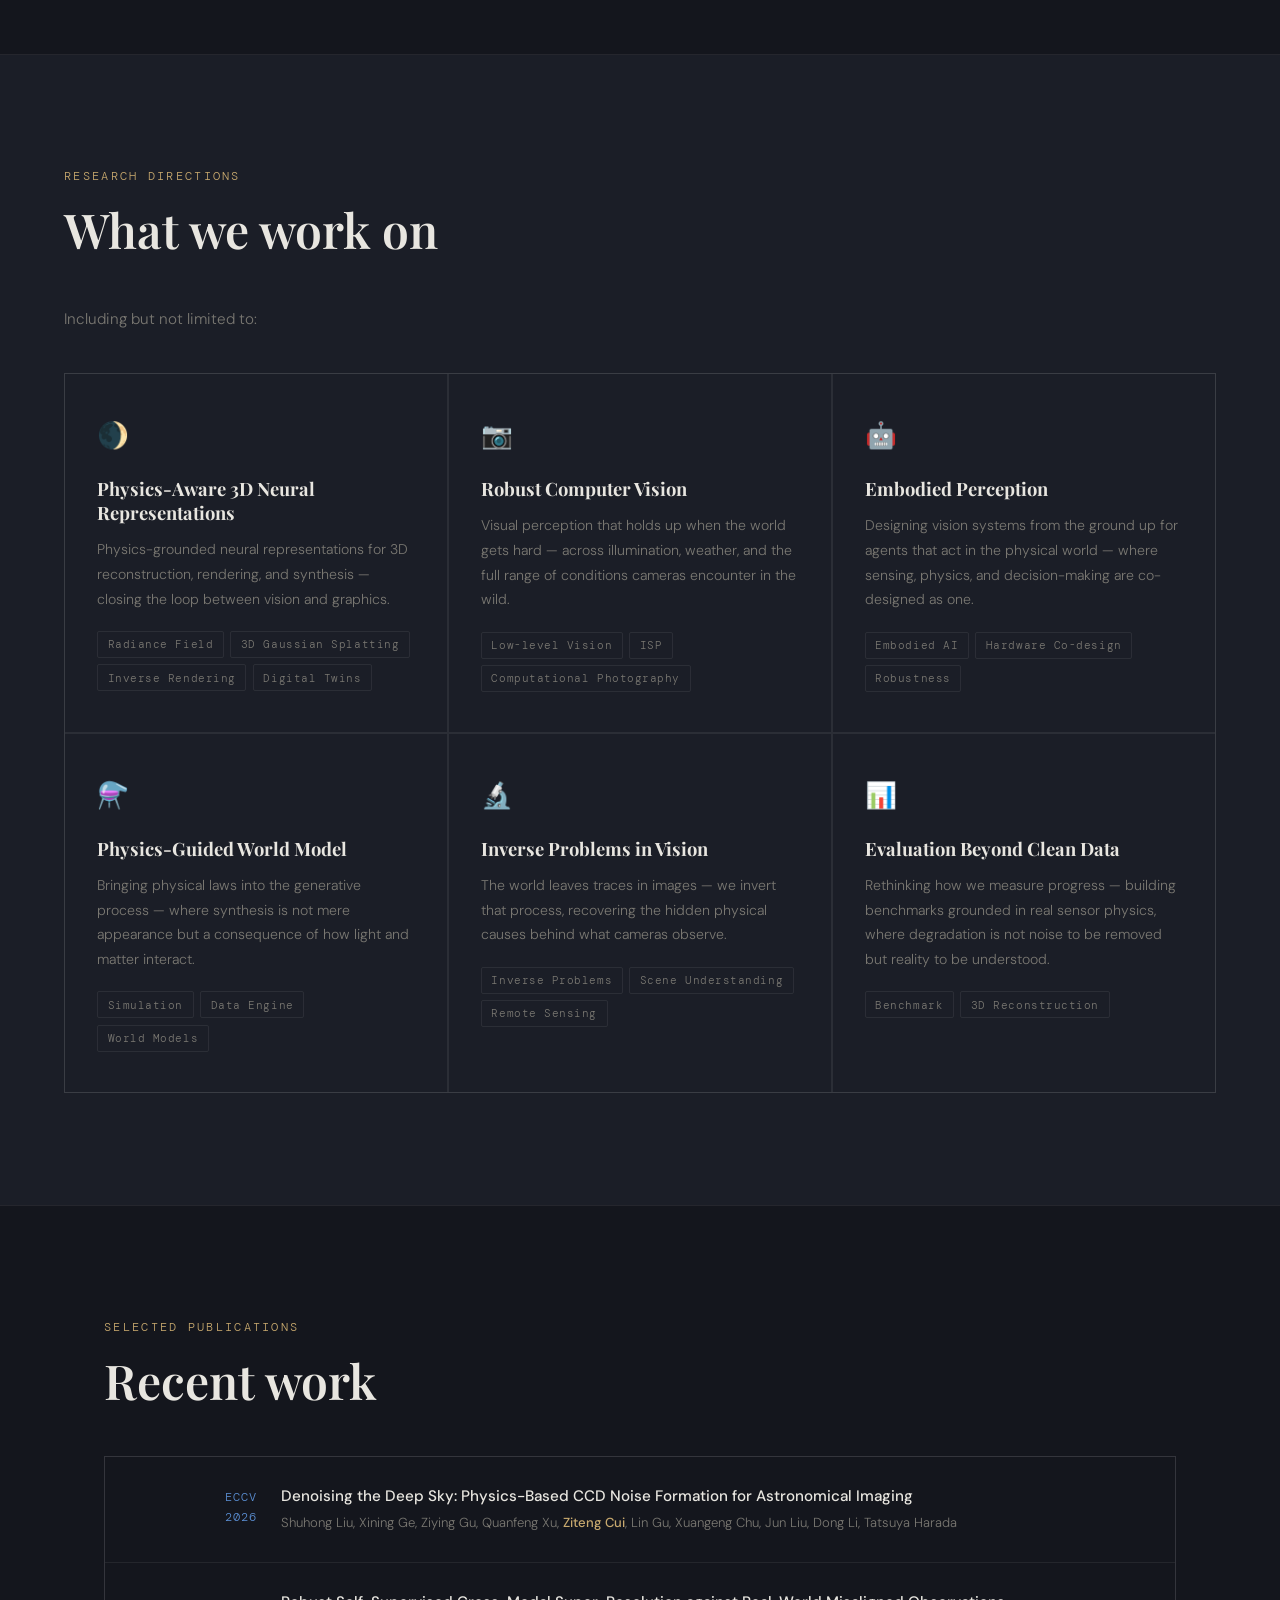
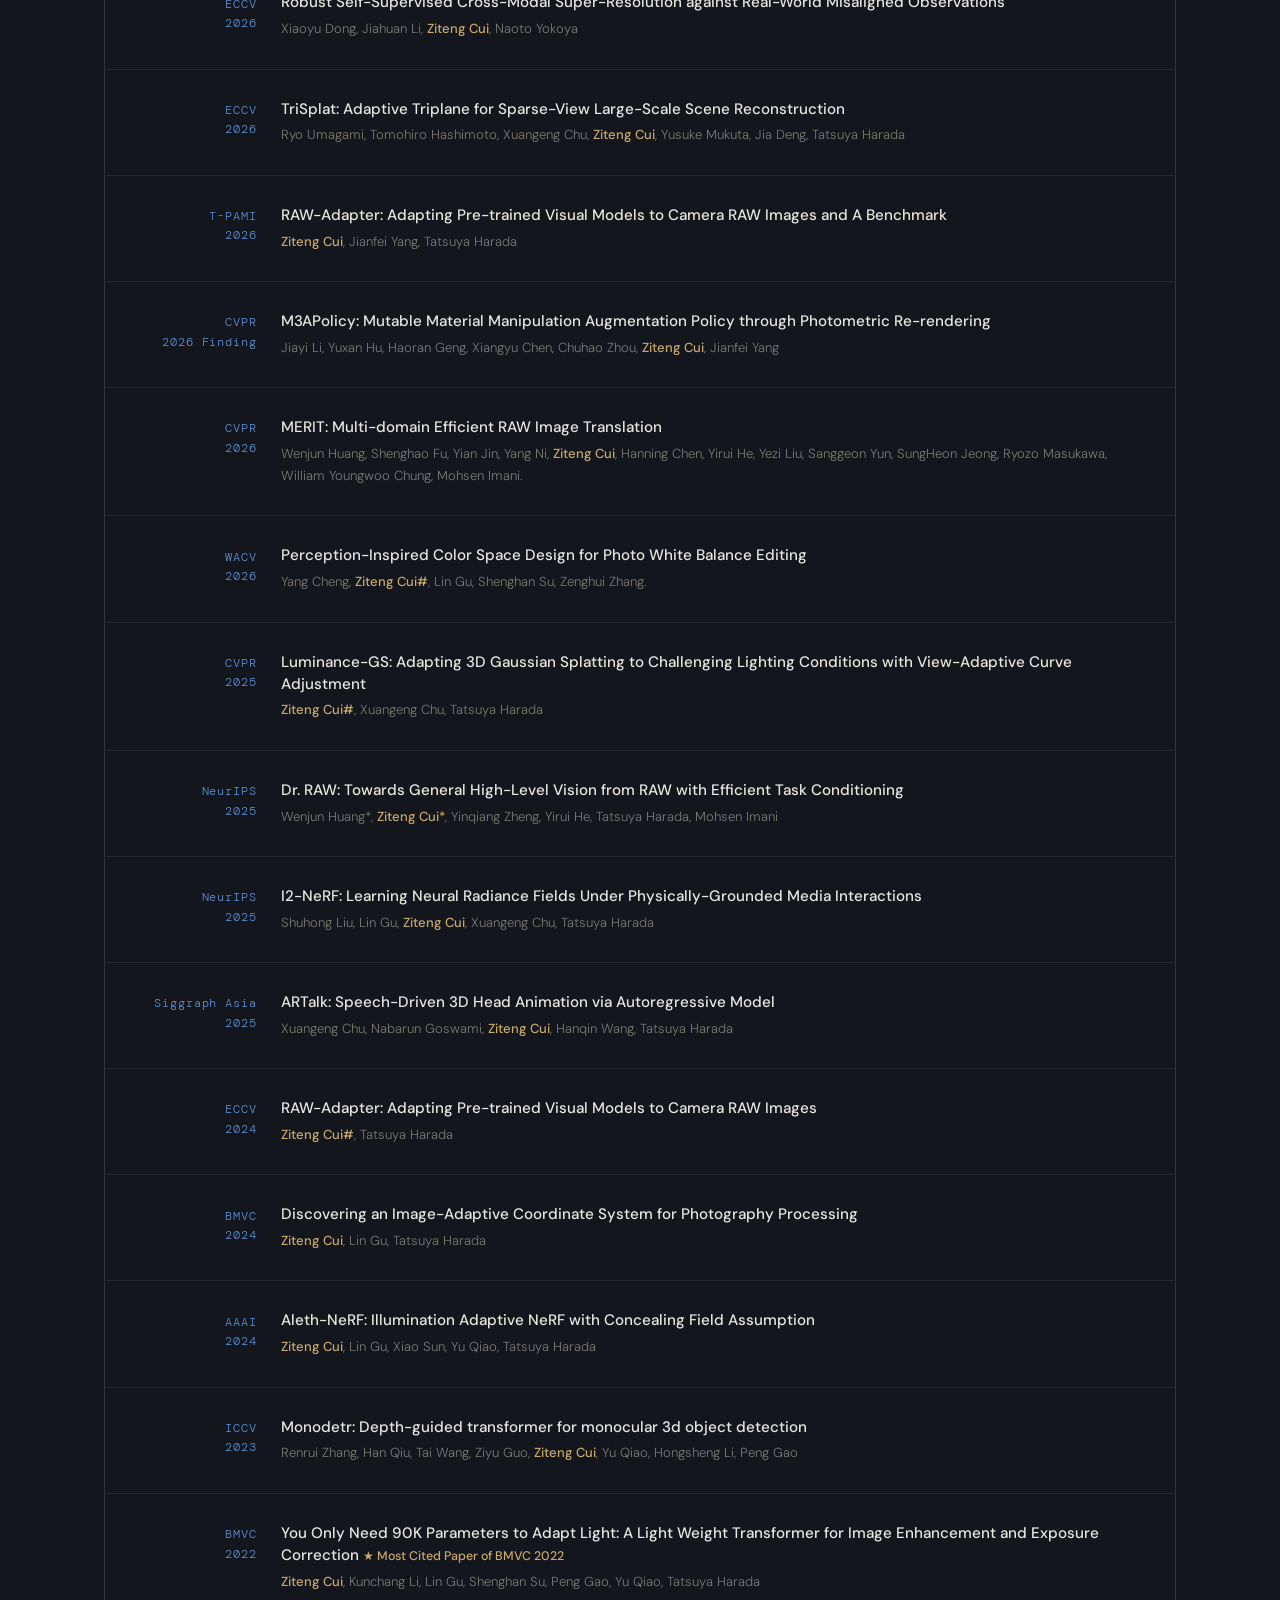
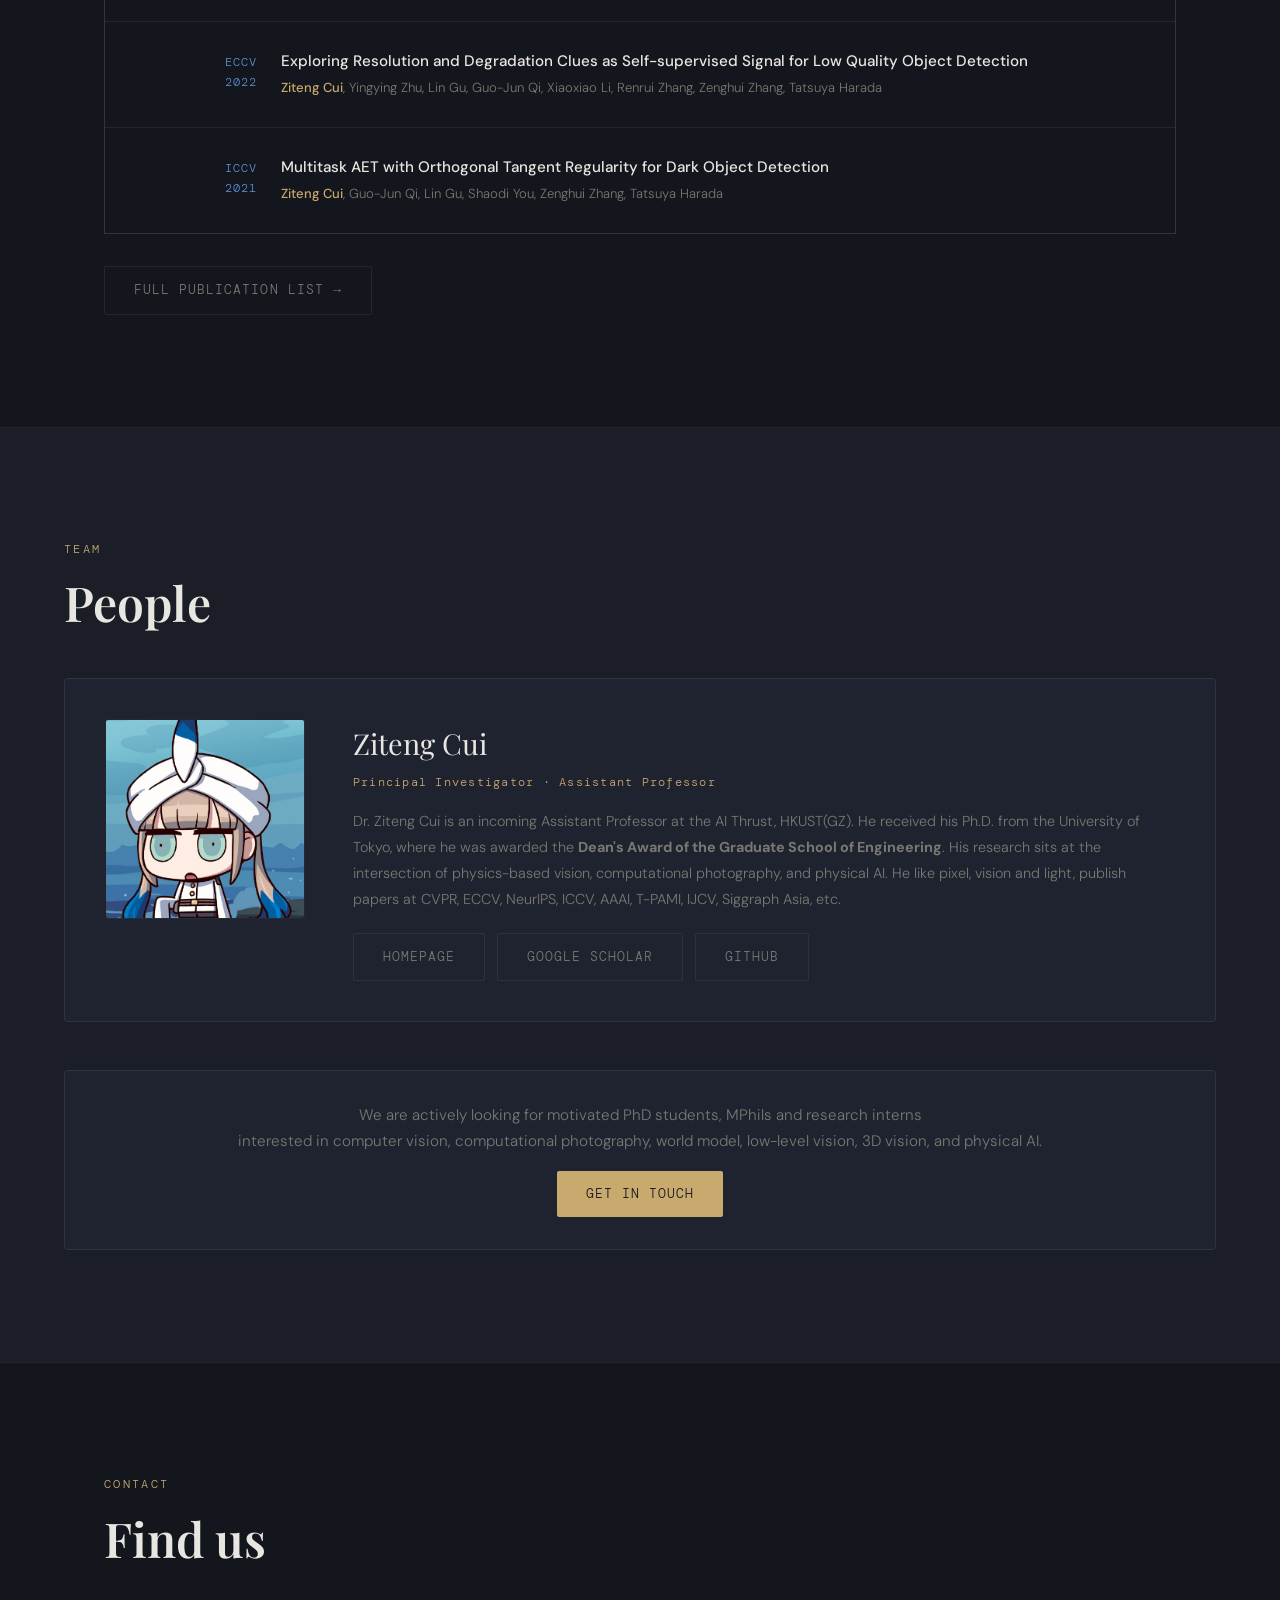
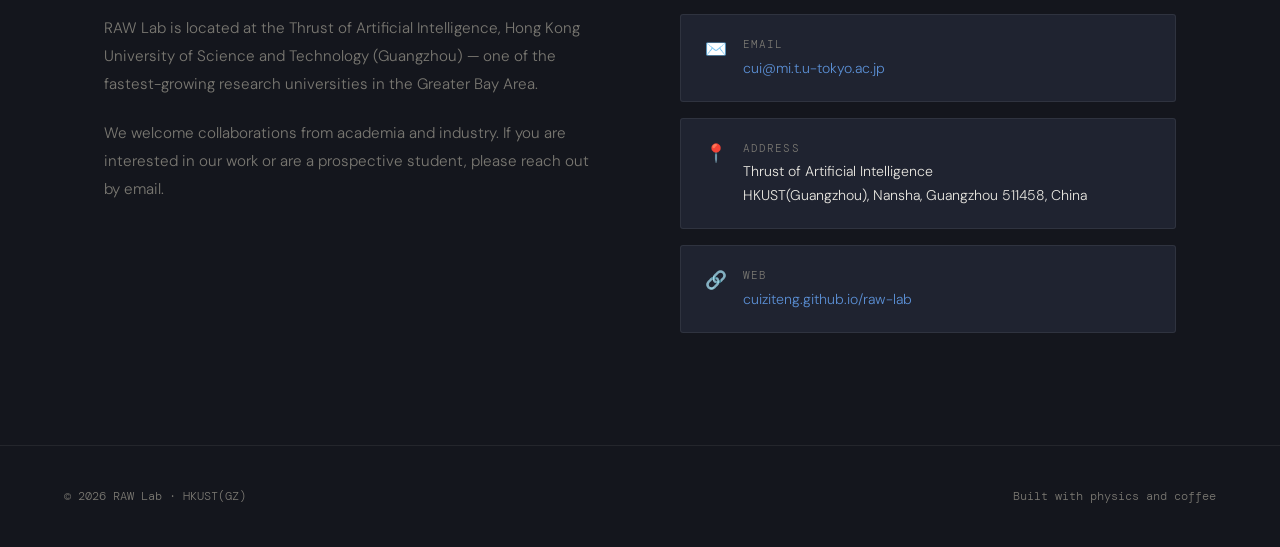
<file: raw-lab/old.html>
<!DOCTYPE html>
<html lang="en">
<head>
<meta charset="UTF-8">
<meta name="viewport" content="width=device-width, initial-scale=1.0">
<title>RAW Lab — Robust AI in the Wild</title>
<link rel="preconnect" href="https://fonts.googleapis.com">
<link href="https://fonts.googleapis.com/css2?family=Playfair+Display:wght@400;600;700&family=DM+Sans:wght@300;400;500&family=DM+Mono:wght@400;500&display=swap" rel="stylesheet">
<style>
  :root {
    --black: #14161d; --dark: #1b1e27; --card: #1f2330;
    --border: rgba(255,255,255,0.07); --accent: #c8a96e; --accent2: #5b8fd4;
    --text: #e8e6e0; --muted: #7a7872;
    --serif: 'Playfair Display', Georgia, serif;
    --sans: 'DM Sans', sans-serif; --mono: 'DM Mono', monospace;
  }
  *, *::before, *::after { box-sizing: border-box; margin: 0; padding: 0; }
  html { scroll-behavior: smooth; }
  body { background: var(--black); color: var(--text); font-family: var(--sans); font-weight: 300; line-height: 1.7; overflow-x: hidden; }
  body::before {
    content: ''; position: fixed; inset: 0; z-index: 0; pointer-events: none;
    background-image: url("data:image/svg+xml,%3Csvg viewBox='0 0 256 256' xmlns='http://www.w3.org/2000/svg'%3E%3Cfilter id='noise'%3E%3CfeTurbulence type='fractalNoise' baseFrequency='0.9' numOctaves='4' stitchTiles='stitch'/%3E%3C/filter%3E%3Crect width='100%25' height='100%25' filter='url(%23noise)' opacity='0.03'/%3E%3C/svg%3E");
    opacity: 0.4;
  }
  nav {
    position: fixed; top: 0; left: 0; right: 0; z-index: 100;
    display: flex; align-items: center; justify-content: space-between;
    padding: 1.25rem 4rem; background: rgba(10,10,10,0.85);
    backdrop-filter: blur(12px); border-bottom: 1px solid var(--border);
  }
  .nav-logo { font-family: var(--mono); font-size: 0.85rem; letter-spacing: 0.12em; color: var(--accent); text-decoration: none; }
  .nav-logo span { color: var(--muted); }
  .nav-links { display: flex; gap: 2.5rem; list-style: none; }
  .nav-links a { color: var(--muted); text-decoration: none; font-size: 0.82rem; letter-spacing: 0.08em; text-transform: uppercase; transition: color 0.2s; }
  .nav-links a:hover { color: var(--text); }

  /* ── HERO: two-column grid ── */
  .hero {
    min-height: 100vh;
    display: grid;
    grid-template-columns: 1fr 1fr;
    align-items: center;
    padding: 0 4rem;
    padding-top: 80px;
    position: relative;
    overflow: hidden;
  }
  .hero-bg {
    position: absolute; inset: 0; z-index: 0;
    background: radial-gradient(ellipse 70% 60% at 80% 30%, rgba(91,143,212,0.06) 0%, transparent 70%),
                radial-gradient(ellipse 50% 50% at 20% 70%, rgba(200,169,110,0.05) 0%, transparent 60%);
  }
  .hero-left { position: relative; z-index: 1; padding-right: 2rem; }
  .hero-right {
    position: relative; z-index: 1;
    display: flex; justify-content: center; align-items: center;
  }
  .bayer-logo {
    width: 340px; height: 340px;
    object-fit: contain; opacity: 0.92;
    animation: float 6s ease-in-out infinite;
    image-rendering: pixelated;
  }
  @keyframes float {
    0%, 100% { transform: translateY(0px); }
    50% { transform: translateY(-14px); }
  }
  .hero-tag { font-family: var(--mono); font-size: 0.78rem; color: var(--accent); letter-spacing: 0.15em; text-transform: uppercase; margin-bottom: 1.5rem; }
  .hero-title { font-family: var(--serif); font-size: clamp(2.5rem, 4vw, 4rem); font-weight: 600; line-height: 1.05; max-width: 820px; }
  .hero-title em { font-style: normal; color: var(--accent); }
  .hero-sub-row { display: flex; flex-direction: column; gap: 1.25rem; max-width: 560px; margin-top: 1.75rem; }
  .hero-sub { font-size: 1rem; color: var(--muted); line-height: 1.8; margin: 0; }
  .hero-sub-mono { font-family: var(--mono); font-size: 0.78rem; color: var(--muted); line-height: 2; border-left: 1px solid var(--border); padding-left: 1.5rem; }
  .hero-ctas { margin-top: 2.5rem; display: flex; gap: 1rem; }
  .hero-scroll {
    position: absolute; bottom: 2.5rem; left: 50%; transform: translateX(-50%);
    z-index: 1; display: flex; flex-direction: column; align-items: center; gap: 0.5rem;
  }
  .hero-scroll span { font-size: 0.7rem; color: var(--muted); letter-spacing: 0.15em; text-transform: uppercase; }
  .scroll-line { width: 1px; height: 48px; background: linear-gradient(to bottom, var(--accent), transparent); animation: scrolldown 2s ease-in-out infinite; }
  @keyframes scrolldown { 0%,100%{transform:scaleY(1);opacity:1} 50%{transform:scaleY(0.4);opacity:0.3} }

  .btn { display: inline-block; padding: 0.75rem 1.8rem; font-size: 0.82rem; letter-spacing: 0.08em; text-transform: uppercase; text-decoration: none; border-radius: 2px; transition: all 0.2s; font-family: var(--mono); }
  .btn-primary { background: var(--accent); color: var(--black); }
  .btn-primary:hover { background: #dfc087; }
  .btn-outline { border: 1px solid var(--border); color: var(--muted); }
  .btn-outline:hover { border-color: var(--muted); color: var(--text); }

  section { padding: 7rem 4rem; position: relative; z-index: 1; }
  .section-label { font-family: var(--mono); font-size: 0.72rem; color: var(--accent); letter-spacing: 0.2em; text-transform: uppercase; margin-bottom: 1rem; }
  .section-title { font-family: var(--serif); font-size: clamp(2rem, 4vw, 3rem); font-weight: 600; line-height: 1.15; margin-bottom: 3rem; }
  .divider { width: 100%; height: 1px; background: var(--border); }

  .visual-cards { display: grid; grid-template-columns: repeat(3,1fr); gap: 1.25rem; }
  .vis-card { background: var(--card); border: 1px solid var(--border); border-radius: 6px; padding: 1.5rem 1.25rem 1.25rem; transition: border-color 0.3s, transform 0.3s; cursor: default; }
  .vis-card:hover { border-color: rgba(200,169,110,0.3); transform: translateY(-3px); }
  .vis-card svg { width: 100%; height: auto; margin-bottom: 0.75rem; }
  .vis-label { font-family: var(--serif); font-size: 1rem; font-weight: 600; margin-bottom: 0.3rem; color: var(--text); }
  .vis-sub { font-size: 0.8rem; color: var(--muted); line-height: 1.6; }

  #about { max-width: 1200px; margin: 0 auto; }
  .about-grid { display: grid; grid-template-columns: 1fr 1.4fr; gap: 4rem; align-items: start; }
  .about-text p { color: var(--muted); font-size: 1rem; margin-bottom: 1.25rem; line-height: 1.85; }
  .about-text p strong { color: var(--text); font-weight: 500; }

  #research { background: var(--dark); }
  .research-inner { max-width: 1200px; margin: 0 auto; }
  .research-grid { display: grid; grid-template-columns: repeat(3,1fr); gap: 1.5px; background: var(--border); border: 1px solid var(--border); }
  .research-card { background: var(--dark); padding: 2.5rem 2rem; transition: background 0.25s; position: relative; overflow: hidden; }
  .research-card::before { content: ''; position: absolute; top: 0; left: 0; right: 0; height: 2px; background: var(--accent); transform: scaleX(0); transform-origin: left; transition: transform 0.3s; }
  .research-card:hover { background: var(--card); }
  .research-card:hover::before { transform: scaleX(1); }
  .research-icon { font-size: 1.6rem; margin-bottom: 1.25rem; display: block; }
  .research-card h3 { font-family: var(--serif); font-size: 1.15rem; margin-bottom: 0.75rem; line-height: 1.3; }
  .research-card p { font-size: 0.88rem; color: var(--muted); line-height: 1.75; }
  .research-tags { display: flex; flex-wrap: wrap; gap: 0.4rem; margin-top: 1.25rem; }
  .tag { font-family: var(--mono); font-size: 0.68rem; padding: 0.2rem 0.6rem; border: 1px solid var(--border); color: var(--muted); border-radius: 2px; letter-spacing: 0.05em; }

  #publications { max-width: 1200px; margin: 0 auto; }
  .pub-list { display: flex; flex-direction: column; gap: 1px; background: var(--border); border: 1px solid var(--border); }
  .pub-item { background: var(--black); padding: 1.75rem 2rem; display: grid; grid-template-columns: 120px 1fr auto; gap: 1.5rem; align-items: start; transition: background 0.2s; }
  .pub-item:hover { background: var(--card); }
  .pub-venue { font-family: var(--mono); font-size: 0.72rem; color: var(--accent2); letter-spacing: 0.08em; padding-top: 0.2rem; text-align: right; }
  .pub-title { font-size: 0.95rem; font-weight: 500; margin-bottom: 0.3rem; line-height: 1.45; }
  .pub-authors { font-size: 0.82rem; color: var(--muted); }
  .pub-authors strong { color: var(--accent); font-weight: 500; }

  #people { background: var(--dark); }
  .people-inner { max-width: 1200px; margin: 0 auto; }
  .pi-card { display: grid; grid-template-columns: 200px 1fr; gap: 3rem; background: var(--card); border: 1px solid var(--border); padding: 2.5rem; border-radius: 4px; margin-bottom: 3rem; }
  .pi-photo { width: 200px; height: 200px; border-radius: 3px; background: linear-gradient(135deg, #1a1f2e, #0d1117); border: 1px solid var(--border); display: flex; align-items: center; justify-content: center; overflow: hidden; }
  .pi-photo img { width: 100%; height: 100%; object-fit: cover; }
  .pi-name { font-family: var(--serif); font-size: 1.8rem; margin-bottom: 0.25rem; }
  .pi-role { font-family: var(--mono); font-size: 0.78rem; color: var(--accent); letter-spacing: 0.1em; margin-bottom: 1rem; }
  .pi-bio { font-size: 0.9rem; color: var(--muted); line-height: 1.8; margin-bottom: 1.25rem; }
  .pi-links { display: flex; gap: 0.75rem; flex-wrap: wrap; }
  .friends-label { font-family: var(--mono); font-size: 0.68rem; color: var(--muted); letter-spacing: 0.18em; text-transform: uppercase; margin: 3rem 0 1.25rem; display: flex; align-items: center; gap: 1rem; }
  .friends-label::after { content: ''; flex: 1; height: 1px; background: var(--border); }
  .friends-grid { display: flex; flex-wrap: wrap; gap: 0.6rem; }
  .friend-chip { display: flex; flex-direction: column; padding: 0.65rem 1rem; background: var(--card); border: 1px solid var(--border); border-radius: 3px; transition: border-color 0.2s, transform 0.2s; text-decoration: none; }
  .friend-chip:hover { border-color: rgba(200,169,110,0.35); transform: translateY(-2px); }
  .friend-name { font-size: 0.88rem; color: var(--text); font-weight: 400; line-height: 1.3; white-space: nowrap; }
  .friend-inst { font-family: var(--mono); font-size: 0.65rem; color: var(--muted); margin-top: 0.2rem; letter-spacing: 0.04em; }

  #contact { max-width: 1200px; margin: 0 auto; }
  .contact-grid { display: grid; grid-template-columns: 1fr 1fr; gap: 5rem; }
  .contact-text p { color: var(--muted); font-size: 0.95rem; line-height: 1.85; margin-bottom: 1.25rem; }
  .contact-info { display: flex; flex-direction: column; gap: 1rem; }
  .contact-item { display: flex; gap: 1rem; align-items: flex-start; padding: 1.25rem 1.5rem; background: var(--card); border: 1px solid var(--border); border-radius: 3px; }
  .contact-item-icon { font-size: 1.1rem; flex-shrink: 0; }
  .contact-item-label { font-family: var(--mono); font-size: 0.68rem; color: var(--muted); text-transform: uppercase; letter-spacing: 0.1em; margin-bottom: 0.2rem; }
  .contact-item-val { font-size: 0.88rem; color: var(--text); }
  .contact-item-val a { color: var(--accent2); text-decoration: none; }
  .contact-item-val a:hover { text-decoration: underline; }

  footer { padding: 2.5rem 4rem; border-top: 1px solid var(--border); display: flex; justify-content: space-between; align-items: center; position: relative; z-index: 1; }
  footer p { font-size: 0.78rem; color: var(--muted); font-family: var(--mono); }

  .reveal { opacity: 0; transform: translateY(24px); transition: opacity 0.7s ease, transform 0.7s ease; }
  .reveal.visible { opacity: 1; transform: none; }

  @media (max-width: 1024px) {
    .hero { grid-template-columns: 1fr; padding-top: 120px; padding-bottom: 4rem; }
    .hero-right { margin-top: 2.5rem; }
    .bayer-logo { width: 220px; height: 220px; }
    .hero-left { padding-right: 0; }
  }
  @media (max-width: 900px) {
    nav { padding: 1rem 1.5rem; } .nav-links { display: none; }
    section { padding: 5rem 1.5rem; } .hero { padding: 120px 1.5rem 4rem; }
    .about-grid, .contact-grid, .pi-card { grid-template-columns: 1fr; gap: 2rem; }
    .research-grid { grid-template-columns: 1fr; }
    .pub-item { grid-template-columns: 1fr; } .pub-venue { text-align: left; }
    footer { flex-direction: column; gap: 1rem; text-align: center; padding: 2rem 1.5rem; }
    .visual-cards { grid-template-columns: 1fr; }
  }
</style>
</head>
<body>

<nav>
  <a class="nav-logo" href="#">RAW<span>/lab</span></a>
  <ul class="nav-links">
    <li><a href="#about">About</a></li>
    <li><a href="#research">Research</a></li>
    <li><a href="#publications">Publications</a></li>
    <li><a href="#people">People</a></li>
    <li><a href="#contact">Contact</a></li>
  </ul>
</nav>

<div class="hero">
  <div class="hero-bg"></div>

  <!-- 左侧文字内容 -->
  <div class="hero-left">
    <div class="hero-tag">RAW Lab · HKUST(GZ) · AI Thrust</div>
    <h1 class="hero-title">RAW Lab<em>@ HKUST-GZ</em></h1>
    <div class="hero-sub-row">
      <p class="hero-sub">
        We sit at the intersection of <strong>computer vision</strong>,
        <strong>computational photography</strong>, and <strong>physical AI</strong> —
        building systems that perceive, reconstruct, and interact with
        the physical world grounded in the principles of light and imaging.
      </p>
      <p class="hero-sub hero-sub-mono">
        <span style="color:#c8a96e">RAW</span> is three things at once:
        the unprocessed signal straight from the camera sensor,
        <em>Robust AI in the Wild</em>, and — in the spirit of our research —
        <span style="color:#c8a96e">本质</span>,
        the Chinese word for essence.
        We study the world as it truly is, before any approximation is made.
      </p>
    </div>
    <div class="hero-ctas">
      <a href="#research" class="btn btn-primary">Our Research</a>
      <a href="#publications" class="btn btn-outline">Publications</a>
    </div>
  </div>

  <!-- 右侧 Logo -->
  <div class="hero-right">
    <img class="bayer-logo" src="raw-lab-logo.png" alt="RAW Lab Logo">
  </div>

  <div class="hero-scroll">
    <div class="scroll-line"></div>
    <span>Scroll</span>
  </div>
</div>

<section id="about">
  <div class="reveal">
    <div class="section-label">Who We Are</div>
    <h2 class="section-title">Physics-grounded vision<br>for the real world</h2>
  </div>
  <div class="about-grid reveal">
    <div class="about-text">
      <p>The <strong>RAW Lab (Robust AI in the Wild)</strong> is a research group at the Thrust of Artificial Intelligence, Hong Kong University of Science and Technology (Guangzhou), led by <strong>Dr. Ziteng Cui</strong>.</p>
      <p>We sit at the intersection of <strong>computer vision</strong>, <strong>computational photography</strong>, and <strong>physical AI</strong>. Rather than treating the imaging as a black box, we model light transport, sensor physics, and scene geometry as learnable, differentiable systems — enabling AI that is robust, interpretable, and deployable in the real world.</p>
    </div>
    <div class="visual-cards">
      <div class="vis-card">
        <svg viewBox="0 0 220 140" xmlns="http://www.w3.org/2000/svg">
          <defs>
            <radialGradient id="orb" cx="50%" cy="40%" r="55%">
              <stop offset="0%" stop-color="#c8a96e" stop-opacity="0.25"/>
              <stop offset="100%" stop-color="#c8a96e" stop-opacity="0"/>
            </radialGradient>
          </defs>
          <ellipse cx="110" cy="68" rx="80" ry="50" fill="url(#orb)"/>
          <g stroke="#5b8fd4" stroke-width="0.8" fill="none" opacity="0.7">
            <polygon points="30,100 10,80 50,80" fill="#5b8fd4" fill-opacity="0.12"/>
            <line x1="30" y1="100" x2="10" y2="80"/><line x1="30" y1="100" x2="50" y2="80"/><line x1="10" y1="80" x2="50" y2="80"/>
            <polygon points="190,100 170,80 210,80" fill="#5b8fd4" fill-opacity="0.12"/>
            <line x1="190" y1="100" x2="170" y2="80"/><line x1="190" y1="100" x2="210" y2="80"/><line x1="170" y1="80" x2="210" y2="80"/>
            <polygon points="110,110 90,90 130,90" fill="#5b8fd4" fill-opacity="0.15"/>
            <line x1="110" y1="110" x2="90" y2="90"/><line x1="110" y1="110" x2="130" y2="90"/><line x1="90" y1="90" x2="130" y2="90"/>
          </g>
          <g fill="#c8a96e">
            <circle cx="80" cy="55" r="2.5" opacity="0.9"/><circle cx="95" cy="45" r="2" opacity="0.8"/>
            <circle cx="110" cy="50" r="3" opacity="1"/><circle cx="125" cy="42" r="2" opacity="0.8"/>
            <circle cx="140" cy="58" r="2.5" opacity="0.7"/><circle cx="100" cy="65" r="1.8" opacity="0.7"/>
            <circle cx="118" cy="68" r="2" opacity="0.6"/><circle cx="132" cy="48" r="1.5" opacity="0.5"/>
            <circle cx="88" cy="70" r="1.5" opacity="0.5"/><circle cx="148" cy="45" r="1.5" opacity="0.4"/>
            <circle cx="72" cy="62" r="1.5" opacity="0.4"/>
          </g>
          <g stroke="#c8a96e" stroke-width="0.5" opacity="0.25">
            <line x1="30" y1="100" x2="110" y2="50"/><line x1="190" y1="100" x2="110" y2="50"/><line x1="110" y1="110" x2="110" y2="50"/>
          </g>
          <text x="110" y="130" text-anchor="middle" fill="#c8a96e" font-size="9" font-family="DM Mono, monospace" letter-spacing="2">3D NEURAL REPRESENTATIONS</text>
        </svg>
        <div class="vis-label">Computer Vision</div>
        <div class="vis-sub">3D Computer Vision, Low-level Vision, Vision Robustness</div>
      </div>
      <div class="vis-card">
        <svg viewBox="0 0 220 140" xmlns="http://www.w3.org/2000/svg">
          <g opacity="0.85">
            <rect x="10" y="15" width="22" height="22" rx="2" fill="#e05a4a" opacity="0.75"/>
            <rect x="36" y="15" width="22" height="22" rx="2" fill="#5ab87a" opacity="0.75"/>
            <rect x="62" y="15" width="22" height="22" rx="2" fill="#e05a4a" opacity="0.75"/>
            <rect x="88" y="15" width="22" height="22" rx="2" fill="#5ab87a" opacity="0.75"/>
            <rect x="114" y="15" width="22" height="22" rx="2" fill="#e05a4a" opacity="0.55"/>
            <rect x="140" y="15" width="22" height="22" rx="2" fill="#5ab87a" opacity="0.35"/>
            <rect x="166" y="15" width="22" height="22" rx="2" fill="#e05a4a" opacity="0.18"/>
            <rect x="10" y="41" width="22" height="22" rx="2" fill="#5ab87a" opacity="0.75"/>
            <rect x="36" y="41" width="22" height="22" rx="2" fill="#4a8be0" opacity="0.75"/>
            <rect x="62" y="41" width="22" height="22" rx="2" fill="#5ab87a" opacity="0.75"/>
            <rect x="88" y="41" width="22" height="22" rx="2" fill="#4a8be0" opacity="0.75"/>
            <rect x="114" y="41" width="22" height="22" rx="2" fill="#5ab87a" opacity="0.55"/>
            <rect x="140" y="41" width="22" height="22" rx="2" fill="#4a8be0" opacity="0.35"/>
            <rect x="166" y="41" width="22" height="22" rx="2" fill="#5ab87a" opacity="0.18"/>
            <rect x="10" y="67" width="22" height="22" rx="2" fill="#e05a4a" opacity="0.6"/>
            <rect x="36" y="67" width="22" height="22" rx="2" fill="#5ab87a" opacity="0.6"/>
            <rect x="62" y="67" width="22" height="22" rx="2" fill="#e05a4a" opacity="0.6"/>
            <rect x="88" y="67" width="22" height="22" rx="2" fill="#5ab87a" opacity="0.6"/>
            <rect x="114" y="67" width="22" height="22" rx="2" fill="#e05a4a" opacity="0.4"/>
            <rect x="140" y="67" width="22" height="22" rx="2" fill="#5ab87a" opacity="0.25"/>
            <rect x="10" y="93" width="22" height="22" rx="2" fill="#5ab87a" opacity="0.4"/>
            <rect x="36" y="93" width="22" height="22" rx="2" fill="#4a8be0" opacity="0.4"/>
            <rect x="62" y="93" width="22" height="22" rx="2" fill="#5ab87a" opacity="0.4"/>
            <rect x="88" y="93" width="22" height="22" rx="2" fill="#4a8be0" opacity="0.4"/>
          </g>
          <text x="110" y="130" text-anchor="middle" fill="#c8a96e" font-size="9" font-family="DM Mono, monospace" letter-spacing="2">RAW SENSOR · BAYER PATTERN</text>
        </svg>
        <div class="vis-label">Computational Photography</div>
        <div class="vis-sub">Camera Imaging Pipeline, Physics-based Vision</div>
      </div>
      <div class="vis-card">
        <svg viewBox="0 0 220 140" xmlns="http://www.w3.org/2000/svg">
          <defs>
            <radialGradient id="glow-ai" cx="50%" cy="50%" r="50%">
              <stop offset="0%" stop-color="#9b7fe8" stop-opacity="0.2"/>
              <stop offset="100%" stop-color="#9b7fe8" stop-opacity="0"/>
            </radialGradient>
          </defs>
          <ellipse cx="110" cy="70" rx="70" ry="45" fill="url(#glow-ai)"/>
          <g stroke="#9b7fe8" stroke-width="1" fill="none" opacity="0.8">
            <rect x="85" y="55" width="50" height="40" rx="4" fill="#9b7fe8" fill-opacity="0.07"/>
            <rect x="92" y="38" width="36" height="24" rx="4" fill="#9b7fe8" fill-opacity="0.1"/>
            <circle cx="103" cy="50" r="4" fill="#9b7fe8" fill-opacity="0.6" stroke="none"/>
            <circle cx="117" cy="50" r="4" fill="#9b7fe8" fill-opacity="0.6" stroke="none"/>
            <circle cx="103" cy="50" r="2" fill="#fff" fill-opacity="0.9" stroke="none"/>
            <circle cx="117" cy="50" r="2" fill="#fff" fill-opacity="0.9" stroke="none"/>
            <line x1="85" y1="62" x2="68" y2="75"/><line x1="68" y1="75" x2="60" y2="88"/>
            <line x1="135" y1="62" x2="152" y2="75"/><line x1="152" y1="75" x2="160" y2="88"/>
            <line x1="100" y1="95" x2="95" y2="115"/><line x1="120" y1="95" x2="125" y2="115"/>
          </g>
          <g transform="translate(97,62)">
            <rect width="26" height="18" rx="2" fill="none" stroke="#c8a96e" stroke-width="1" opacity="0.8"/>
            <circle cx="13" cy="9" r="5" fill="none" stroke="#c8a96e" stroke-width="1" opacity="0.8"/>
            <circle cx="13" cy="9" r="2.5" fill="#c8a96e" opacity="0.6"/>
          </g>
          <text x="110" y="130" text-anchor="middle" fill="#c8a96e" font-size="9" font-family="DM Mono, monospace" letter-spacing="2">PHYSICAL AI · EMBODIED SYSTEMS</text>
        </svg>
        <div class="vis-label">Physical AI</div>
        <div class="vis-sub">Hardware-in-the-loop for robotics & autonomous systems, Robotic Robustness</div>
      </div>
    </div>
  </div>
</section>

<div class="divider"></div>

<section id="research">
  <div class="research-inner">
    <div class="reveal">
      <div class="section-label">Research Directions</div>
      <h2 class="section-title">What we work on</h2>
      <p style="color:var(--muted);font-size:0.95rem;max-width:680px;margin-bottom:2.5rem;line-height:1.8;">Including but not limited to:</p>
    </div>
    <div class="research-grid reveal">
      <div class="research-card">
        <span class="research-icon">🌒</span>
        <h3>Physics-Aware 3D Neural Representations</h3>
        <p>Physics-grounded neural representations for 3D reconstruction, rendering, and synthesis — closing the loop between vision and graphics.</p>
        <div class="research-tags">
          <span class="tag">Radiance Field</span><span class="tag">3D Gaussian Splatting</span>
          <span class="tag">Inverse Rendering</span><span class="tag">Digital Twins</span>
        </div>
      </div>
      <div class="research-card">
        <span class="research-icon">📷</span>
        <h3>Robust Computer Vision</h3>
        <p>Visual perception that holds up when the world gets hard — across illumination, weather, and the full range of conditions cameras encounter in the wild.</p>
        <div class="research-tags">
          <span class="tag">Low-level Vision</span><span class="tag">ISP</span><span class="tag">Computational Photography</span>
        </div>
      </div>
      <div class="research-card">
        <span class="research-icon">🤖</span>
        <h3>Embodied Perception</h3>
        <p>Designing vision systems from the ground up for agents that act in the physical world — where sensing, physics, and decision-making are co-designed as one.</p>
        <div class="research-tags">
          <span class="tag">Embodied AI</span><span class="tag">Hardware Co-design</span><span class="tag">Robustness</span>
        </div>
      </div>
      <div class="research-card">
        <span class="research-icon">⚗️</span>
        <h3>Physics-Guided World Model</h3>
        <p>Bringing physical laws into the generative process — where synthesis is not mere appearance but a consequence of how light and matter interact.</p>
        <div class="research-tags">
          <span class="tag">Simulation</span><span class="tag">Data Engine</span><span class="tag">World Models</span>
        </div>
      </div>
      <div class="research-card">
        <span class="research-icon">🔬</span>
        <h3>Inverse Problems in Vision</h3>
        <p>The world leaves traces in images — we invert that process, recovering the hidden physical causes behind what cameras observe.</p>
        <div class="research-tags">
          <span class="tag">Inverse Problems</span><span class="tag">Scene Understanding</span><span class="tag">Remote Sensing</span>
        </div>
      </div>
      <div class="research-card">
        <span class="research-icon">📊</span>
        <h3>Evaluation Beyond Clean Data</h3>
        <p>Rethinking how we measure progress — building benchmarks grounded in real sensor physics, where degradation is not noise to be removed but reality to be understood.</p>
        <div class="research-tags">
          <span class="tag">Benchmark</span><span class="tag">3D Reconstruction</span>
        </div>
      </div>
    </div>
  </div>
</section>

<div class="divider"></div>

<section id="publications">
  <div class="section-label reveal">Selected Publications</div>
  <h2 class="section-title reveal">Recent work</h2>
  <div class="pub-list reveal">
    <div class="pub-item">
      <div class="pub-venue">ECCV<br>2026</div>
      <div>
        <div class="pub-title">Denoising the Deep Sky: Physics-Based CCD Noise Formation for Astronomical Imaging</div>
        <div class="pub-authors">Shuhong Liu, Xining Ge, Ziying Gu, Quanfeng Xu, <strong>Ziteng Cui</strong>, Lin Gu, Xuangeng Chu, Jun Liu, Dong Li, Tatsuya Harada</div>
      </div>
    </div>
    <div class="pub-item">
      <div class="pub-venue">ECCV<br>2026</div>
      <div>
        <div class="pub-title">Robust Self-Supervised Cross-Modal Super-Resolution against Real-World Misaligned Observations</div>
        <div class="pub-authors">Xiaoyu Dong, Jiahuan Li, <strong>Ziteng Cui</strong>, Naoto Yokoya</div>
      </div>
    </div>
    <div class="pub-item">
      <div class="pub-venue">ECCV<br>2026</div>
      <div>
        <div class="pub-title">TriSplat: Adaptive Triplane for Sparse-View Large-Scale Scene Reconstruction</div>
        <div class="pub-authors">Ryo Umagami, Tomohiro Hashimoto, Xuangeng Chu, <strong>Ziteng Cui</strong>, Yusuke Mukuta, Jia Deng, Tatsuya Harada</div>
      </div>
    </div>
    <div class="pub-item">
      <div class="pub-venue">T-PAMI<br>2026</div>
      <div>
        <div class="pub-title">RAW-Adapter: Adapting Pre-trained Visual Models to Camera RAW Images and A Benchmark</div>
        <div class="pub-authors"><strong>Ziteng Cui</strong>, Jianfei Yang, Tatsuya Harada</div>
      </div>
    </div>
    <div class="pub-item">
      <div class="pub-venue">CVPR<br>2026 Finding</div>
      <div>
        <div class="pub-title">M3APolicy: Mutable Material Manipulation Augmentation Policy through Photometric Re-rendering</div>
        <div class="pub-authors">Jiayi Li, Yuxan Hu, Haoran Geng, Xiangyu Chen, Chuhao Zhou, <strong>Ziteng Cui</strong>, Jianfei Yang</div>
      </div>
    </div>
    <div class="pub-item">
      <div class="pub-venue">CVPR<br>2026</div>
      <div>
        <div class="pub-title">MERIT: Multi-domain Efficient RAW Image Translation</div>
        <div class="pub-authors">Wenjun Huang, Shenghao Fu, Yian Jin, Yang Ni, <strong>Ziteng Cui</strong>, Hanning Chen, Yirui He, Yezi Liu, Sanggeon Yun, SungHeon Jeong, Ryozo Masukawa, William Youngwoo Chung, Mohsen Imani.</div>
      </div>
    </div>
    <div class="pub-item">
      <div class="pub-venue">WACV<br>2026</div>
      <div>
        <div class="pub-title">Perception-Inspired Color Space Design for Photo White Balance Editing</div>
        <div class="pub-authors">Yang Cheng, <strong>Ziteng Cui#</strong>, Lin Gu, Shenghan Su, Zenghui Zhang.</div>
      </div>
    </div>
    <div class="pub-item">
      <div class="pub-venue">CVPR<br>2025</div>
      <div>
        <div class="pub-title">Luminance-GS: Adapting 3D Gaussian Splatting to Challenging Lighting Conditions with View-Adaptive Curve Adjustment</div>
        <div class="pub-authors"><strong>Ziteng Cui#</strong>, Xuangeng Chu, Tatsuya Harada</div>
      </div>
    </div>
    <div class="pub-item">
      <div class="pub-venue">NeurIPS<br>2025</div>
      <div>
        <div class="pub-title">Dr. RAW: Towards General High-Level Vision from RAW with Efficient Task Conditioning</div>
        <div class="pub-authors">Wenjun Huang*, <strong>Ziteng Cui*</strong>, Yinqiang Zheng, Yirui He, Tatsuya Harada, Mohsen Imani</div>
      </div>
    </div>
    <div class="pub-item">
      <div class="pub-venue">NeurIPS<br>2025</div>
      <div>
        <div class="pub-title">I2-NeRF: Learning Neural Radiance Fields Under Physically-Grounded Media Interactions</div>
        <div class="pub-authors">Shuhong Liu, Lin Gu, <strong>Ziteng Cui</strong>, Xuangeng Chu, Tatsuya Harada</div>
      </div>
    </div>
    <div class="pub-item">
      <div class="pub-venue">Siggraph Asia<br>2025</div>
      <div>
        <div class="pub-title">ARTalk: Speech-Driven 3D Head Animation via Autoregressive Model</div>
        <div class="pub-authors">Xuangeng Chu, Nabarun Goswami, <strong>Ziteng Cui</strong>, Hanqin Wang, Tatsuya Harada</div>
      </div>
    </div>
    <div class="pub-item">
      <div class="pub-venue">ECCV<br>2024</div>
      <div>
        <div class="pub-title">RAW-Adapter: Adapting Pre-trained Visual Models to Camera RAW Images</div>
        <div class="pub-authors"><strong>Ziteng Cui#</strong>, Tatsuya Harada</div>
      </div>
    </div>
    <div class="pub-item">
      <div class="pub-venue">BMVC<br>2024</div>
      <div>
        <div class="pub-title">Discovering an Image-Adaptive Coordinate System for Photography Processing</div>
        <div class="pub-authors"><strong>Ziteng Cui</strong>, Lin Gu, Tatsuya Harada</div>
      </div>
    </div>
    <div class="pub-item">
      <div class="pub-venue">AAAI<br>2024</div>
      <div>
        <div class="pub-title">Aleth-NeRF: Illumination Adaptive NeRF with Concealing Field Assumption</div>
        <div class="pub-authors"><strong>Ziteng Cui</strong>, Lin Gu, Xiao Sun, Yu Qiao, Tatsuya Harada</div>
      </div>
    </div>
    <div class="pub-item">
      <div class="pub-venue">ICCV<br>2023</div>
      <div>
        <div class="pub-title">Monodetr: Depth-guided transformer for monocular 3d object detection</div>
        <div class="pub-authors">Renrui Zhang, Han Qiu, Tai Wang, Ziyu Guo, <strong>Ziteng Cui</strong>, Yu Qiao, Hongsheng Li, Peng Gao</div>
      </div>
    </div>
    <div class="pub-item">
      <div class="pub-venue">BMVC<br>2022</div>
      <div>
        <div class="pub-title">You Only Need 90K Parameters to Adapt Light: A Light Weight Transformer for Image Enhancement and Exposure Correction <span style="color:var(--accent);font-size:0.78rem">★ Most Cited Paper of BMVC 2022</span></div>
        <div class="pub-authors"><strong>Ziteng Cui</strong>, Kunchang Li, Lin Gu, Shenghan Su, Peng Gao, Yu Qiao, Tatsuya Harada</div>
      </div>
    </div>
    <div class="pub-item">
      <div class="pub-venue">ECCV<br>2022</div>
      <div>
        <div class="pub-title">Exploring Resolution and Degradation Clues as Self-supervised Signal for Low Quality Object Detection</div>
        <div class="pub-authors"><strong>Ziteng Cui</strong>, Yingying Zhu, Lin Gu, Guo-Jun Qi, Xiaoxiao Li, Renrui Zhang, Zenghui Zhang, Tatsuya Harada</div>
      </div>
    </div>
    <div class="pub-item">
      <div class="pub-venue">ICCV<br>2021</div>
      <div>
        <div class="pub-title">Multitask AET with Orthogonal Tangent Regularity for Dark Object Detection</div>
        <div class="pub-authors"><strong>Ziteng Cui</strong>, Guo-Jun Qi, Lin Gu, Shaodi You, Zenghui Zhang, Tatsuya Harada</div>
      </div>
    </div>
  </div>
  <div style="margin-top:2rem;">
    <a href="https://scholar.google.com/citations?user=niXIRXgAAAAJ&hl=en" class="btn btn-outline" target="_blank">Full publication list →</a>
  </div>
</section>

<div class="divider"></div>

<section id="people">
  <div class="people-inner">
    <div class="reveal">
      <div class="section-label">Team</div>
      <h2 class="section-title">People</h2>
    </div>
    <div class="pi-card reveal">
      <div class="pi-photo">
        <img src="cui-ziteng.png" alt="Ziteng Cui" style="width:100%;height:100%;object-fit:cover;">
      </div>
      <div>
        <div class="pi-name">Ziteng Cui</div>
        <div class="pi-role">Principal Investigator · Assistant Professor</div>
        <p class="pi-bio">Dr. Ziteng Cui is an incoming Assistant Professor at the AI Thrust, HKUST(GZ). He received his Ph.D. from the University of Tokyo, where he was awarded the <strong>Dean's Award of the Graduate School of Engineering</strong>. His research sits at the intersection of physics-based vision, computational photography, and physical AI. He like pixel, vision and light, publish papers at CVPR, ECCV, NeurIPS, ICCV, AAAI, T-PAMI, IJCV, Siggraph Asia, etc.</p>
        <div class="pi-links">
          <a href="https://cuiziteng.github.io" class="btn btn-outline" target="_blank">Homepage</a>
          <a href="https://scholar.google.com/citations?user=niXIRXgAAAAJ&hl=en" class="btn btn-outline" target="_blank">Google Scholar</a>
          <a href="https://github.com/cuiziteng" class="btn btn-outline" target="_blank">GitHub</a>
        </div>
      </div>
    </div>
    <!-- <div class="reveal">
      <div class="friends-label">RAW Lab Friends &amp; Collaborators</div>
      <div class="friends-grid">
        <a href="https://shuhongll.github.io/" class="friend-chip" target="_blank">
          <span class="friend-name">Shuhong Liu</span><span class="friend-inst">University of Tokyo</span>
        </a>
        <a href="https://sites.google.com/view/lin-gu/home" class="friend-chip" target="_blank">
          <span class="friend-name">Lin Gu</span><span class="friend-inst">Tohoku University</span>
        </a>
        <a href="https://mv-lab.github.io/" class="friend-chip" target="_blank">
          <span class="friend-name">Marcos V. Conde</span><span class="friend-inst">University of Würzburg</span>
        </a>
        <a href="https://xg-chu.site/" class="friend-chip" target="_blank">
          <span class="friend-name">Xuangeng Chu</span><span class="friend-inst">Shanda AI</span>
        </a>
        <a href="https://sites.google.com/view/feiranlihomepage/home" class="friend-chip" target="_blank">
          <span class="friend-name">Feiran Li</span><span class="friend-inst">Sony</span>
        </a>
        <a href="https://scholar.google.co.id/citations?hl=id&user=JD-5DKcAAAAJ&view_op=list_works&sortby=pubdate" class="friend-chip" target="_blank">
          <span class="friend-name">Yinqiang Zheng</span><span class="friend-inst">University of Tokyo</span>
        </a>
        <a href="https://www.mi.t.u-tokyo.ac.jp/harada/" class="friend-chip" target="_blank">
          <span class="friend-name">Tatsuya Harada</span><span class="friend-inst">University of Tokyo</span>
        </a>
        <div class="friend-chip" style="cursor:default; border-style:dashed;">
          <span class="friend-name" style="color:var(--muted);letter-spacing:0.2em;">···</span>
          <span class="friend-inst">& more</span>
        </div>
      </div>
    </div> -->
    <div class="reveal" style="background:var(--card);border:1px solid var(--border);padding:2rem;border-radius:4px;text-align:center;margin-top:3rem;">
      <p style="color:var(--muted);font-size:0.95rem;margin-bottom:1rem;">
        We are actively looking for motivated PhD students, MPhils and research interns<br>
        interested in computer vision, computational photography, world model, low-level vision, 3D vision, and physical AI.
      </p>
      <a href="mailto:cui@mi.t.u-tokyo.ac.jp" class="btn btn-primary">Get in Touch</a>
    </div>
  </div>
</section>

<div class="divider"></div>

<section id="contact">
  <div class="section-label reveal">Contact</div>
  <h2 class="section-title reveal">Find us</h2>
  <div class="contact-grid reveal">
    <div class="contact-text">
      <p>RAW Lab is located at the Thrust of Artificial Intelligence, Hong Kong University of Science and Technology (Guangzhou) — one of the fastest-growing research universities in the Greater Bay Area.</p>
      <p>We welcome collaborations from academia and industry. If you are interested in our work or are a prospective student, please reach out by email.</p>
    </div>
    <div class="contact-info">
      <div class="contact-item">
        <div class="contact-item-icon">✉️</div>
        <div>
          <div class="contact-item-label">Email</div>
          <div class="contact-item-val"><a href="mailto:cui@mi.t.u-tokyo.ac.jp">cui@mi.t.u-tokyo.ac.jp</a></div>
        </div>
      </div>
      <div class="contact-item">
        <div class="contact-item-icon">📍</div>
        <div>
          <div class="contact-item-label">Address</div>
          <div class="contact-item-val">Thrust of Artificial Intelligence<br>HKUST(Guangzhou), Nansha, Guangzhou 511458, China</div>
        </div>
      </div>
      <div class="contact-item">
        <div class="contact-item-icon">🔗</div>
        <div>
          <div class="contact-item-label">Web</div>
          <div class="contact-item-val"><a href="https://cuiziteng.github.io/raw-lab/">cuiziteng.github.io/raw-lab</a></div>
        </div>
      </div>
    </div>
  </div>
</section>

<footer>
  <p>© 2026 RAW Lab · HKUST(GZ)</p>
  <p>Built with physics and coffee</p>
</footer>

<script>
const reveals = document.querySelectorAll('.reveal');
const observer = new IntersectionObserver(entries => {
  entries.forEach((e, i) => {
    if(e.isIntersecting) setTimeout(() => e.target.classList.add('visible'), i * 80);
  });
}, { threshold: 0.1 });
reveals.forEach(el => observer.observe(el));
</script>
</body>
</html>
</file>
<file: style.css>
/* ============================================================
   Ziteng Cui — academic site
   Palette derives from illuminant duality: tungsten (warm) and
   daylight (cool), the two light sources at the centre of the
   multi-illuminant white balance work.
   ============================================================ */

:root {
  --ink:        #16181c;
  --ink-soft:   #2c3138;
  --muted:      #6b737d;
  --muted-soft: #8b929a;
  --paper:      #ffffff;
  --paper-alt:  #f7f7f5;
  --rule:       #e4e6e9;
  --tungsten:   #c2703a;
  --daylight:   #2e6099;
  --warm-wash:  #fdf6f0;

  --sans: "IBM Plex Sans", -apple-system, BlinkMacSystemFont, "Segoe UI", Helvetica, Arial, sans-serif;
  --mono: "IBM Plex Mono", ui-monospace, SFMono-Regular, Menlo, Consolas, monospace;

  --wrap: 1080px;
}

*, *::before, *::after { box-sizing: border-box; }

html { -webkit-text-size-adjust: 100%; }

body {
  margin: 0;
  font-family: var(--sans);
  font-size: 16px;
  line-height: 1.7;
  color: var(--ink-soft);
  background: var(--paper);
  -webkit-font-smoothing: antialiased;
}

a {
  color: var(--daylight);
  text-decoration: none;
  border-bottom: 1px solid transparent;
  transition: color .15s ease, border-color .15s ease;
}
a:hover { color: var(--tungsten); border-bottom-color: currentColor; }
a:focus-visible {
  outline: 2px solid var(--tungsten);
  outline-offset: 2px;
  border-radius: 2px;
}

img { max-width: 100%; display: block; }

/* ---------- Navigation ---------- */

.nav {
  position: sticky;
  top: 0;
  z-index: 100;
  background: var(--ink);
}

.nav-inner {
  max-width: var(--wrap);
  margin: 0 auto;
  padding: 0 28px;
  display: flex;
  align-items: center;
  justify-content: space-between;
  gap: 24px;
  min-height: 58px;
}

.nav-name {
  font-weight: 600;
  font-size: 1.06rem;
  letter-spacing: -0.01em;
  color: #fff;
  border-bottom: none;
  white-space: nowrap;
}
.nav-name:hover { color: #fff; border-bottom: none; }

.nav-links {
  display: flex;
  align-items: center;
  gap: 22px;
  list-style: none;
  margin: 0;
  padding: 0;
  flex-wrap: wrap;
  justify-content: flex-end;
}

.nav-links a {
  color: #a8afb8;
  font-size: 0.92rem;
  font-weight: 450;
  border-bottom: 1px solid transparent;
  padding-bottom: 1px;
}
.nav-links a:hover { color: #fff; border-bottom-color: var(--tungsten); }
.nav-links a[aria-current="page"] { color: #fff; border-bottom-color: var(--tungsten); }

/* White-balance strip: tungsten to daylight. The signature element. */
.wb-strip {
  height: 3px;
  background: linear-gradient(90deg,
    var(--tungsten) 0%,
    #d9a06b 22%,
    #eeeae4 50%,
    #7fa3cb 78%,
    var(--daylight) 100%);
}

/* ---------- Layout ---------- */

.wrap {
  max-width: var(--wrap);
  margin: 0 auto;
  padding: 0 28px;
}

main { padding: 46px 0 80px; }

section + section { margin-top: 52px; }

/* ---------- Section headings ---------- */

.sec-head {
  font-family: var(--mono);
  font-size: 0.76rem;
  font-weight: 500;
  letter-spacing: 0.14em;
  text-transform: uppercase;
  color: var(--muted);
  margin: 0 0 20px;
  padding-bottom: 9px;
  border-bottom: 1px solid var(--rule);
  display: flex;
  align-items: baseline;
  justify-content: space-between;
  gap: 16px;
}
.sec-head .count {
  font-size: 0.72rem;
  letter-spacing: 0.08em;
  color: var(--muted-soft);
  font-weight: 400;
}

/* ---------- Hero / identity ---------- */

.hero {
  display: grid;
  grid-template-columns: 190px minmax(0, 1fr) 215px;
  gap: 38px;
  align-items: start;
}

.hero-photo {
  width: 100%;
  border-radius: 3px;
  border: 1px solid var(--rule);
}

.hero-name {
  font-size: 2.5rem;
  font-weight: 600;
  letter-spacing: -0.028em;
  line-height: 1.1;
  color: var(--ink);
  margin: -6px 0 3px;
}

.hero-name-cn {
  font-size: 1rem;
  color: var(--muted);
  font-weight: 400;
  margin: 0 0 16px;
}

.affil {
  list-style: none;
  margin: 0 0 16px;
  padding: 0;
  font-size: 0.94rem;
  line-height: 1.62;
}
.affil li { color: var(--ink-soft); }
.affil .role { font-weight: 550; color: var(--ink); }
.affil .incoming {
  margin-top: 9px;
  padding-top: 9px;
  border-top: 1px dashed var(--rule);
}
.affil .tag {
  font-family: var(--mono);
  font-size: 0.66rem;
  letter-spacing: 0.09em;
  text-transform: uppercase;
  color: var(--tungsten);
  background: var(--warm-wash);
  border: 1px solid #f0dcc9;
  border-radius: 2px;
  padding: 1px 6px;
  margin-right: 7px;
  vertical-align: 1px;
}

.mail {
  font-family: var(--mono);
  font-size: 0.87rem;
}

.social {
  display: flex;
  gap: 14px;
  margin-top: 14px;
  font-size: 0.87rem;
  flex-wrap: wrap;
}
.social a { color: var(--muted); }
.social a:hover { color: var(--tungsten); }

.interests-title {
  font-family: var(--mono);
  font-size: 0.7rem;
  letter-spacing: 0.13em;
  text-transform: uppercase;
  color: var(--muted);
  margin: 4px 0 11px;
  font-weight: 500;
}
.interests {
  list-style: none;
  margin: 0;
  padding: 0;
  font-size: 0.91rem;
  line-height: 1.55;
}
.interests li {
  padding: 5px 0 5px 13px;
  border-left: 2px solid var(--rule);
  color: var(--ink-soft);
  transition: border-color .18s ease;
}
.interests li:hover { border-left-color: var(--tungsten); }

/* ---------- Prose ---------- */

.prose { font-size: 1rem; line-height: 1.78; }
.prose p { margin: 0 0 15px; }
.prose p:last-child { margin-bottom: 0; }
.prose strong { color: var(--ink); font-weight: 600; }
.prose em { color: var(--ink); font-style: italic; }

.bio { margin-top: 40px; }

/* ---------- Recruiting callout ---------- */

.callout {
  margin-top: 30px;
  background: var(--warm-wash);
  border: 1px solid #f2e2d3;
  border-left: 3px solid var(--tungsten);
  border-radius: 3px;
  padding: 20px 24px;
}
.callout-label {
  font-family: var(--mono);
  font-size: 0.68rem;
  letter-spacing: 0.13em;
  text-transform: uppercase;
  color: var(--tungsten);
  font-weight: 550;
  margin: 0 0 9px;
}
.callout p { margin: 0 0 10px; font-size: 0.95rem; line-height: 1.72; }
.callout p:last-child { margin-bottom: 0; }
.callout .cn { color: var(--muted); font-size: 0.92rem; }

/* ---------- News ---------- */

.news { list-style: none; margin: 0; padding: 0; }

.news li {
  display: grid;
  grid-template-columns: 74px minmax(0, 1fr);
  gap: 16px;
  padding: 9px 0;
  border-bottom: 1px solid #f0f1f2;
  font-size: 0.94rem;
  align-items: baseline;
}
.news li:last-child { border-bottom: none; }

.news time {
  font-family: var(--mono);
  font-size: 0.78rem;
  color: var(--muted-soft);
  letter-spacing: 0.01em;
  white-space: nowrap;
}

.news .hidden-item { display: none; }
.news.expanded .hidden-item { display: grid; }

.more-btn {
  margin-top: 14px;
  font-family: var(--mono);
  font-size: 0.76rem;
  letter-spacing: 0.09em;
  text-transform: uppercase;
  color: var(--muted);
  background: none;
  border: 1px solid var(--rule);
  border-radius: 2px;
  padding: 6px 13px;
  cursor: pointer;
  transition: border-color .15s ease, color .15s ease;
}
.more-btn:hover { color: var(--tungsten); border-color: var(--tungsten); }
.more-btn:focus-visible { outline: 2px solid var(--tungsten); outline-offset: 2px; }

/* ---------- Publications ---------- */

.year-head {
  font-family: var(--mono);
  font-size: 1.5rem;
  font-weight: 600;
  color: var(--ink);
  letter-spacing: -0.02em;
  margin: 42px 0 4px;
  padding-bottom: 6px;
  border-bottom: 2px solid var(--ink);
}
.year-head:first-of-type { margin-top: 0; }

.pub {
  display: grid;
  grid-template-columns: 196px minmax(0, 1fr);
  gap: 26px;
  padding: 22px 0;
  border-bottom: 1px solid #f0f1f2;
  align-items: start;
}
.pub:last-child { border-bottom: none; }

/* Entry with no thumbnail: text takes the full width. */
.pub:not(:has(.pub-media)) { grid-template-columns: minmax(0, 1fr); }

/* Fixed-size thumbnail box so every entry's media is the same dimensions.
   Images are scaled to fit inside (object-fit: contain) — never cropped —
   and centred, so different aspect ratios just get letter/pillar-boxed. */
.pub-media {
  align-self: start;
  width: 196px;
  height: 150px;
  border: 1px solid var(--rule);
  border-radius: 3px;
  background: #fff;
  overflow: hidden;
  display: flex;
  align-items: center;
  justify-content: center;
  line-height: 0;
}
.pub-media img,
.pub-media video {
  width: 100%;
  height: 100%;
  object-fit: contain;
  display: block;
}

/* Hover to reveal the "after" result. The after layer is absolutely
   positioned on top of the same fixed box and fades in. */
.pub-media.swap { position: relative; }
.pub-media.swap .after {
  position: absolute;
  inset: 0;
  opacity: 0;
  display: flex;
  align-items: center;
  justify-content: center;
  transition: opacity .28s ease;
}
.pub-media.swap .after img,
.pub-media.swap .after video {
  width: 100%;
  height: 100%;
  object-fit: contain;
}
.pub:hover .pub-media.swap .after,
.pub-media.swap:focus-within .after { opacity: 1; }

/* Small affordance so people know there is something to hover. */
.pub-media.swap::after {
  content: "hover";
  position: absolute;
  right: 6px;
  bottom: 6px;
  font-family: var(--mono);
  font-size: 0.6rem;
  letter-spacing: 0.08em;
  text-transform: uppercase;
  line-height: 1;
  color: #fff;
  background: rgba(20, 22, 26, 0.62);
  border-radius: 2px;
  padding: 3px 5px;
  pointer-events: none;
  transition: opacity .28s ease;
}
.pub:hover .pub-media.swap::after { opacity: 0; }

.pub-title {
  font-size: 1.02rem;
  font-weight: 600;
  line-height: 1.42;
  color: var(--ink);
  margin: -3px 0 6px;
}
.pub-title a { color: var(--ink); }
.pub-title a:hover { color: var(--tungsten); }

.pub-authors {
  font-size: 0.9rem;
  color: var(--muted);
  line-height: 1.6;
  margin: 0 0 8px;
}
.pub-authors .me { color: var(--ink); font-weight: 600; }

.pub-venue {
  font-family: var(--mono);
  font-size: 0.76rem;
  letter-spacing: 0.07em;
  text-transform: uppercase;
  color: var(--tungsten);
  font-weight: 500;
  margin: 0 0 9px;
}
.pub-venue .note {
  color: var(--muted-soft);
  text-transform: none;
  letter-spacing: 0.02em;
  font-weight: 400;
}

.pub-links {
  font-size: 0.85rem;
  color: var(--muted-soft);
  display: flex;
  flex-wrap: wrap;
  gap: 4px 0;
  align-items: center;
}
.pub-links a { font-size: 0.85rem; }
.pub-links .sep { margin: 0 8px; color: var(--rule); }

.pub-badge {
  display: inline-block;
  font-family: var(--mono);
  font-size: 0.68rem;
  letter-spacing: 0.06em;
  color: var(--tungsten);
  background: var(--warm-wash);
  border: 1px solid #f0dcc9;
  border-radius: 2px;
  padding: 1px 6px;
  margin-left: 7px;
  vertical-align: 1px;
  text-transform: none;
}

.note-line {
  font-size: 0.92rem;
  color: var(--muted);
  margin: 0 0 26px;
}

/* ---------- Generic entry lists (awards, service, talks) ---------- */

.entries { list-style: none; margin: 0; padding: 0; }

.entries li {
  display: grid;
  grid-template-columns: 74px minmax(0, 1fr);
  gap: 16px;
  padding: 11px 0;
  border-bottom: 1px solid #f0f1f2;
  font-size: 0.96rem;
  align-items: baseline;
}
.entries li:last-child { border-bottom: none; }

.entries .yr {
  font-family: var(--mono);
  font-size: 0.79rem;
  color: var(--muted-soft);
  white-space: nowrap;
}
.entries .what { color: var(--ink-soft); }
.entries .what strong { color: var(--ink); font-weight: 600; }
.entries .where { color: var(--muted); font-size: 0.9rem; display: block; margin-top: 1px; }

.plain-list { list-style: none; margin: 0; padding: 0; font-size: 0.96rem; }
.plain-list li {
  padding: 9px 0;
  border-bottom: 1px solid #f0f1f2;
}
.plain-list li:last-child { border-bottom: none; }
.plain-list .label {
  font-family: var(--mono);
  font-size: 0.72rem;
  letter-spacing: 0.1em;
  text-transform: uppercase;
  color: var(--muted-soft);
  display: block;
  margin-bottom: 4px;
}

.reviewer-list {
  font-size: 0.93rem;
  color: var(--muted);
  line-height: 1.8;
}

/* ---------- Lab page ---------- */

.lab-hero {
  border: 1px solid var(--rule);
  border-radius: 4px;
  padding: 32px 34px;
  background: linear-gradient(180deg, var(--paper-alt) 0%, var(--paper) 100%);
}
.lab-name {
  font-size: 1.9rem;
  font-weight: 600;
  letter-spacing: -0.025em;
  color: var(--ink);
  margin: 0 0 4px;
  line-height: 1.2;
}
.lab-sub {
  font-family: var(--mono);
  font-size: 0.78rem;
  letter-spacing: 0.1em;
  text-transform: uppercase;
  color: var(--tungsten);
  margin: 0 0 18px;
}

.lab-logo {
  display: block;
  width: 100%;
  max-width: 320px;
  height: auto;
  margin: 0 auto 1.5rem;
  image-rendering: pixelated;
  image-rendering: -moz-crisp-edges;
  image-rendering: crisp-edges;
}

.topics {
  display: grid;
  grid-template-columns: repeat(auto-fit, minmax(330px, 1fr));
  gap: 18px;
  margin-top: 4px;
}

/* The three readings of RAW */
.triptych {
  margin-top: 26px;
  padding-top: 22px;
  border-top: 1px solid var(--rule);
}
.triptych-lead {
  font-family: var(--mono);
  font-size: 0.72rem;
  letter-spacing: 0.12em;
  text-transform: uppercase;
  color: var(--muted);
  margin: 0 0 16px;
}
.triptych dl {
  display: grid;
  grid-template-columns: repeat(3, 1fr);
  gap: 26px;
  margin: 0;
}
.triptych dt {
  font-size: 1rem;
  font-weight: 600;
  color: var(--ink);
  margin: 0 0 6px;
  padding-bottom: 6px;
  border-bottom: 2px solid var(--tungsten);
  display: inline-block;
}
.triptych dd {
  margin: 0;
  font-size: 0.91rem;
  line-height: 1.62;
  color: var(--muted);
}
.topic {
  border: 1px solid var(--rule);
  border-radius: 3px;
  padding: 18px 20px;
  transition: border-color .18s ease;
}
.topic:hover { border-color: var(--muted-soft); }
.topic h3 {
  font-size: 0.99rem;
  font-weight: 600;
  color: var(--ink);
  margin: 0 0 7px;
}
.topic p {
  font-size: 0.9rem;
  color: var(--muted);
  line-height: 1.65;
  margin: 0;
}
.topic .kw {
  font-family: var(--mono);
  font-size: 0.71rem;
  letter-spacing: 0.02em;
  color: var(--muted-soft);
  line-height: 1.65;
  margin-top: 10px;
  padding-top: 9px;
  border-top: 1px solid var(--rule);
}

/* ---------- More page ---------- */

.two-col {
  display: grid;
  grid-template-columns: repeat(auto-fit, minmax(280px, 1fr));
  gap: 34px;
}

/* ---------- Footer ---------- */

footer {
  border-top: 1px solid var(--rule);
  margin-top: 70px;
  padding: 26px 0 40px;
  font-size: 0.83rem;
  color: var(--muted-soft);
}
footer .wrap {
  display: flex;
  justify-content: space-between;
  gap: 18px;
  flex-wrap: wrap;
}
footer a { color: var(--muted); }

/* ---------- Responsive ---------- */

@media (max-width: 900px) {
  .hero {
    grid-template-columns: 156px minmax(0, 1fr);
    gap: 26px;
  }
  .hero-interests {
    grid-column: 1 / -1;
    padding-top: 6px;
    border-top: 1px solid var(--rule);
  }
  .interests {
    display: flex;
    flex-wrap: wrap;
    gap: 8px;
  }
  .interests li {
    border-left: none;
    padding: 3px 10px;
    background: var(--paper-alt);
    border-radius: 2px;
    font-size: 0.87rem;
  }
  .interests li:hover { background: var(--warm-wash); }
}

@media (max-width: 640px) {
  body { font-size: 15px; }
  .wrap, .nav-inner { padding: 0 18px; }

  .nav-inner {
    flex-direction: column;
    align-items: stretch;
    gap: 0;
    min-height: 0;
    padding-top: 11px;
    padding-bottom: 0;
  }
  .nav-name { font-size: 1rem; }

  .nav-links {
    justify-content: flex-start;
    flex-wrap: nowrap;
    gap: 18px;
    margin-top: 9px;
    padding-bottom: 9px;
    overflow-x: auto;
    scrollbar-width: none;
    -ms-overflow-style: none;
  }
  .nav-links::-webkit-scrollbar { display: none; }
  .nav-links li { flex: 0 0 auto; }
  .nav-links a { font-size: 0.87rem; white-space: nowrap; }

  .hero { grid-template-columns: 1fr; gap: 20px; }
  .hero-photo { width: 132px; }
  .hero-name { font-size: 2rem; }

  .pub { grid-template-columns: 1fr; gap: 14px; }
  .pub-media { width: 100%; max-width: 320px; height: 200px; }

  .news li, .entries li { grid-template-columns: 62px minmax(0, 1fr); gap: 12px; }

  .lab-hero { padding: 24px 20px; }
  .lab-name { font-size: 1.5rem; }
  .triptych dl { grid-template-columns: 1fr; gap: 18px; }
}

@media (prefers-reduced-motion: reduce) {
  *, *::before, *::after {
    animation-duration: .01ms !important;
    transition-duration: .01ms !important;
  }
}
</file>
